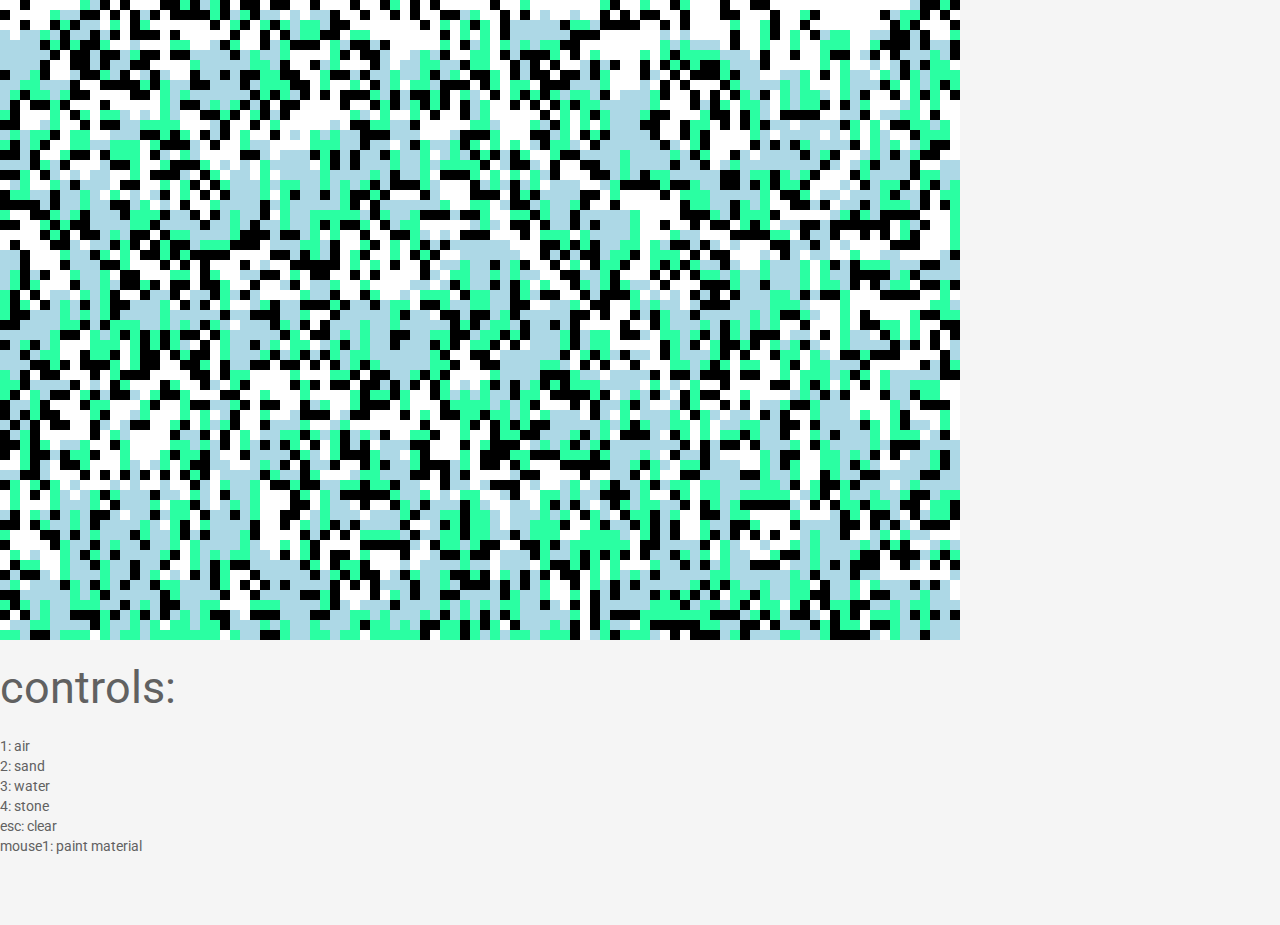
<file: jsgame.html>
<!doctype html>
<!--
  Material Design Lite
  Copyright 2015 Google Inc. All rights reserved.

  Licensed under the Apache License, Version 2.0 (the "License");
  you may not use this file except in compliance with the License.
  You may obtain a copy of the License at

      https://www.apache.org/licenses/LICENSE-2.0

  Unless required by applicable law or agreed to in writing, software
  distributed under the License is distributed on an "AS IS" BASIS,
  WITHOUT WARRANTIES OR CONDITIONS OF ANY KIND, either express or implied.
  See the License for the specific language governing permissions and
  limitations under the License
-->
<html lang="en">
  <head>
    <meta charset="utf-8">
    <meta http-equiv="X-UA-Compatible" content="IE=edge">
    <meta name="description" content="A front-end template that helps you build fast, modern mobile web apps.">
    <meta name="viewport" content="width=device-width, initial-scale=1">
    <title>Alex Wilber's Portfolio</title>

    <!-- Add to homescreen for Chrome on Android -->
    <meta name="mobile-web-app-capable" content="yes">
    <link rel="icon" sizes="192x192" href="images/android-desktop.png">

    <!-- Add to homescreen for Safari on iOS -->
    <meta name="apple-mobile-web-app-capable" content="yes">
    <meta name="apple-mobile-web-app-status-bar-style" content="black">
    <meta name="apple-mobile-web-app-title" content="Material Design Lite">
    <link rel="apple-touch-icon-precomposed" href="images/ios-desktop.png">

    <!-- Tile icon for Win8 (144x144 + tile color) -->
    <meta name="msapplication-TileImage" content="images/touch/ms-touch-icon-144x144-precomposed.png">
    <meta name="msapplication-TileColor" content="#3372DF">

    <link rel="shortcut icon" href="images/favicon.png">

    <!-- SEO: If your mobile URL is different from the desktop URL, add a canonical link to the desktop page https://developers.google.com/webmasters/smartphone-sites/feature-phones -->
    <!--
    <link rel="canonical" href="http://www.example.com/">
    -->

    <link href="https://fonts.googleapis.com/css?family=Roboto:regular,bold,italic,thin,light,bolditalic,black,medium&amp;lang=en" rel="stylesheet">
    <link href="https://fonts.googleapis.com/icon?family=Material+Icons"
      rel="stylesheet">
    <link rel="stylesheet" href="material.min.css">
    <link rel="stylesheet" href="styles.css">
    <link rel="stylesheet" href="https://code.getmdl.io/1.2.1/material.blue-cyan.min.css" />
    <style>
    #view-source {
      position: fixed;
      display: block;
      right: 0;
      bottom: 0;
      margin-right: 40px;
      margin-bottom: 40px;
      z-index: 900;
    }
    </style>
  </head>
  <body class="mdl-demo mdl-color--grey-100 mdl-color-text--grey-700 mdl-base">

      </header>
      <main class="mdl-layout__content">
<center><canvas id="disp", width="960" height="640" onMouseDown="mouseDown()" onMouseUp="mouseUp()" onClick="canvasClick()">
  </canvas></center>
  <script>
  //---Here js code is began to display the context point(water and sand) on the screen.
    var c = document.getElementById("disp");  //Get the display element
    var ctx = c.getContext("2d");       //Get the rendering context (Here rendering context mean the mousepoint setting on the 2d flat.)
    var width = c.width;  //The width is x limit position of context point.
    var height = c.height;  //The width is y limit position of context point.

    var arraySize = (width/10) * (height/10); //The count of the pointers that are able to display on the screen
    var a = new Array();            //This array saves the value of object along the position(along position clicking mouse).
    while(arraySize--) a.push(Math.floor(Math.random()*4)); //Format the array.(Set the default-value.random position of the objects: air, water, sand, stone).
    var pointer = 3;  //The type of point (air, water, sand, stone).
    var ptrX, ptrY; //This is position(x,y) of point that is posible to display.

    var clicking = false; //This is the flag of the statement clicking mouse.true or false;

    c.addEventListener("mouseover", getMouseXY, false); //The state of mouse position.
    c.addEventListener("mousedown", mouseDown, false);  //The state of clicking mouse.
    c.addEventListener("mouseup", mouseUp, false);  //The state of mousebutton1 is up.

    document.onmousemove = getMouseXY;  //The real time of mouse position.

    //---This function is getting the position of real point using position of the Mouse.
    function getMouseXY(e) {
      tempX = event.clientX + document.body.scrollLeft;   //Get the Mouse position x;
      tempY = event.clientY + document.body.scrollTop;  //Get the Mouse position y;
      if (tempX < 0){tempX = 0;}  //The Mouse position x is greater than x-value of Rect in body Rect
      if (tempY < 0){tempY = 0;}  //The Mouse position y is greater than y-value of Rect in body Rect  
      ptrX = tempX; //Get the x-value of Real point(sand and water)
      ptrY = tempY; //Get the x-value of Real point(sand and water)
      return true;  //The value clicking statement is seted as true
    }

    //---To push the value in the array a.
    function canvasClick(){
      var x = Math.floor((event.pageX - c.offsetLeft)/10) //The x-position of Game screen.
      var y = Math.floor((event.pageY - c.offsetTop)/10)  //The y-position of Game screen.
      a[y*(width/10) + x] = pointer;  //To set the value of object in the array a.
    } //To devide by 10 means seting on the rect of the GamePlay screen.

    //---This function is processing the MouseDown.
    //---Here the state of clicking mouse set 'true'.
    function mouseDown(){
      clicking = true;
      setTimeout(drawing, 1);
    }

    //---This function decides the state of unclicking mouse. 
    //---The value is false.
    function mouseUp(){
      clicking = false;
    }
    /*
      Show them http://keycode.info/
    */
    //---The process of the KeyDwon: 49-num2 ... 52-num5, 27-pageup
    document.onkeydown = function(evt) {
        if (evt.keyCode >= 49 && evt.keyCode <= 52) {
            pointer = evt.keyCode - 49; // To decide the kind of the object.
        } else if (evt.keyCode == 27) {  // If you click the  keyboard'PgUP', format the array a.
          for(var y = 0; y < (height/10); y++){ 
          for(var x = 0; x < (width/10); x++){  
            a[y*(width/10) + x] = 0;
          }
        }
        }
    };
    /*
      http://htmlcolorcodes.com/
    */
    //---This function is to display the objects on the screen.
    function drawScreen(arr){
      for(var y = 0; y < (height/10); y++){
        for(var x = 0; x < (width/10); x++){
          //alert(arr[y*(width/10) + x]);
          var color = arr[y*(width/10) + x];
          if(color == 4){
            ctx.fillStyle = "#FF0000"; //stone : 'red'
          } else if(color == 3){
            ctx.fillStyle = "#000000";  //sand : 'black'
          } else if ( color == 2){
            ctx.fillStyle = "#ADD8E6";  //water : 'grey blue'
          } else if ( color == 1){
            ctx.fillStyle = "#2AFFA2";  //air : 'green'
          } else {
            ctx.fillStyle = "#FFFFFF";  //default : 'white'
          }
          ctx.fillRect(x*10,y*10,10,10);  //To display the object.
        }
      }
    }

    //---draw the object.
    //---If the state of clicking mouse is true, continue to draw the object after 10 seconds.
    function drawing() {
      if(clicking){
        //The position of object.
        var x = Math.floor((ptrX - c.offsetLeft)/10)
        var y = Math.floor((ptrY - c.offsetTop)/10)
        a[(y-0)*(width/10) + x] = pointer;  // set the value of the object.
        setTimeout(drawing, 10); 
      }
    }

    //---This function is to draw the new board using the old array a.
    function reCalcCycle(){
      var xind = width/10;
      var yind = height/10;
      var next = new Array(); //This array is the temp-array To decide the value of the object displaying in Next board.
      /*
      Next board and old board is different.(Board meaning is array a and next in code).
      */
      for(var y = 0; y < (yind); y++){
        for(var x = 0; x < (xind); x++){
          if(y != 0){ // y (Y-position is not zero)
             if(a[(y-1)*(xind) + x] == 1 && a[(y-0)*(xind) + x] == 0) {
              //y : vertical and x : horizantal
              //  If The one object of array a is air and the other object (above one) is default, the array next reverse as the array a.
              next[y*(xind) + x] = 1;
              next[(y-1)*(xind) + x] = 0;
            } else if(a[(y-1)*(xind) + x] == 1 && a[(y-0)*(xind) + x] == 2) {

              //y : vertical and x : horizantal
              //  If The one object of array a is air and the other object (above one) is water, the array next reverse as the array a.
              next[y*(xind) + x] = 1;
              next[(y-1)*(xind) + x] = 2;
            } else if(a[(y-1)*(xind) + x] == 2 && a[(y-0)*(xind) + x] == 0) {

              //y : vertical and x : horizantal
              //  If The one object of array a is water and the other object (above one) is default, the array next reverse the array a.
              next[y*(xind) + x] = 2;
              next[(y-1)*(xind) + x] = 0;
            } else {
              //The extra objects is applied to the array next.
              next[y*(xind) + x] = a[(y-0)*(xind) + x];
            }
          } else { //Y-position is zero.
            //The value of the array a is pushed in the field of the array next.( the value of Y-position in a is the value of (Y+1) in next).
            next[y*(xind) + x] = a[(y-0)*(xind) + x];
          }
          if(x > 0 && y < height-1){//When the position clicking mouse is out the rect of game screen.
            //alert("!");
            var choice = ((Math.floor(Math.random() * 100)) %2 == 0);// choice is the remaining 0~100 divided by 2. so the choice is 1 or 0;
            //alert(choice); 0 = !choice, 1 = choice

            //(This is same as above the loop. )
            if(choice && next[(y)*(xind) + x] == 2 && next[(y)*(xind) + x-1] == 0 && a[(y+1)*(xind) + x] != 0){
              next[(y)*(xind) + x] =0;
              next[(y)*(xind) + x-1] =2;
            } else if(!choice && next[(y)*(xind) + x] == 0 && next[(y)*(xind) + x-1] == 2 && a[(y+1)*(xind) + x-1] != 0){
              next[(y)*(xind) + x] =2;
              next[(y)*(xind) + x-1] =0;
            }
          }
        }
      }
      //To set the value of the object in array a ,using the Next Board.
      for(var y = 0; y < (yind); y++){
        for(var x = 0; x < (xind); x++){
          a[y*(xind) + x] = next[y*(xind) + x];
        }
      }
      drawScreen(a);  // Display the object on the screen.
      setTimeout(reCalcCycle, 30); //To display the objects after 30 seconds.
    }
    reCalcCycle();
  </script>
  <h2>controls:</h2>
    1: air<br>
    2: sand<br>
    3: water<br>
    4: stone<br>
    esc: clear<br>
    mouse1: paint material<br>
         <div class="mdl-layout__header-row">
        </div>
        
      </main>
    </div>
    <script src="../../material.min.js"></script>
  </body>
</html>
</file>
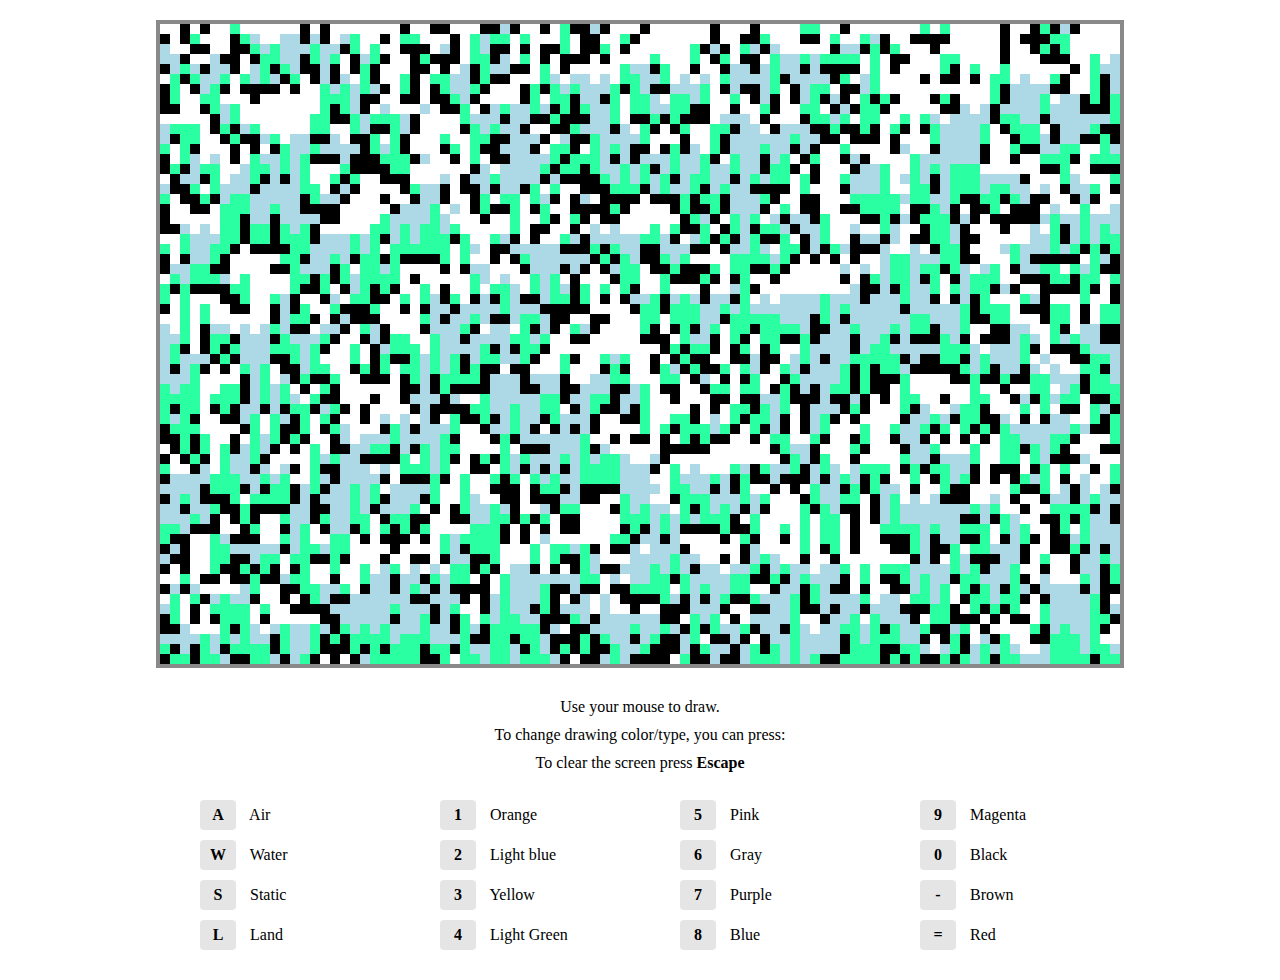
<file: main.html>
<!DOCTYPE html>

<html>
<head>
    <title>Sand Game</title>
    <link rel="stylesheet" type="text/css" href="style.css" />
</head>

<body>
    <canvas id="screen" width="960" height="640"></canvas>

    <div id="guide">
        <p>Use your mouse to draw.</p>

        <p>To change drawing color/type, you can press:</p>

        <p>To clear the screen press <b>Escape</b></p>

        <br/>

        <ul class="keyboard">
            <li><span>A</span> Air</li>
            <li><span>W</span> Water</li>
            <li><span>S</span> Static</li>
            <li><span>L</span> Land</li>
        </ul>

        <ul class="keyboard">
            <li><span>1</span> Orange</li>
            <li><span>2</span> Light blue</li>
            <li><span>3</span> Yellow</li>
            <li><span>4</span> Light Green</li>
        </ul>

        <ul class="keyboard">
            <li><span>5</span> Pink</li>
            <li><span>6</span> Gray</li>
            <li><span>7</span> Purple</li>
            <li><span>8</span> Blue</li>
        </ul>

        <ul class="keyboard">
            <li><span>9</span> Magenta</li>
            <li><span>0</span> Black</li>
            <li><span>-</span> Brown</li>
            <li><span>=</span> Red</li>
        </ul>

        <br class="clear" />
    </div>

    <script type="text/javascript" src="logic.js"></script>
</body>
</html>
</file>
<file: styles.css>
/**
 * Copyright 2015 Google Inc. All Rights Reserved.
 *
 * Licensed under the Apache License, Version 2.0 (the "License");
 * you may not use this file except in compliance with the License.
 * You may obtain a copy of the License at
 *
 *      http://www.apache.org/licenses/LICENSE-2.0
 *
 * Unless required by applicable law or agreed to in writing, software
 * distributed under the License is distributed on an "AS IS" BASIS,
 * WITHOUT WARRANTIES OR CONDITIONS OF ANY KIND, either express or implied.
 * See the License for the specific language governing permissions and
 * limitations under the License.
 */

html, body {
  font-family: 'Roboto', 'Helvetica', sans-serif;
  margin: 0;
  padding: 0;
}
.mdl-demo .mdl-layout__header-row {
  padding-left: 40px;
}
.mdl-demo .mdl-layout.is-small-screen .mdl-layout__header-row h3 {
  font-size: inherit;
}
.mdl-demo .mdl-layout__tab-bar-button {
  display: none;
}
.mdl-demo .mdl-layout.is-small-screen .mdl-layout__tab-bar .mdl-button {
  display: none;
}
.mdl-demo .mdl-layout:not(.is-small-screen) .mdl-layout__tab-bar,
.mdl-demo .mdl-layout:not(.is-small-screen) .mdl-layout__tab-bar-container {
  overflow: visible;
}
.mdl-demo .mdl-layout__tab-bar-container {
  height: 64px;
}
.mdl-demo .mdl-layout__tab-bar {
  padding: m;
  padding-left: 16px;
  box-sizing: border-box;
  height: 100%;
  width: 100%;
}
.mdl-demo .mdl-layout__tab-bar .mdl-layout__tab {
  height: 64px;
  line-height: 64px;
}
.mdl-demo .mdl-layout__tab-bar .mdl-layout__tab.is-active::after {
  background-color: white;
  height: 4px;
}
.mdl-demo main > .mdl-layout__tab-panel {
  padding: 8px;
  padding-top: 48px;
}
.mdl-demo .mdl-card {
  height: auto;
  display: -webkit-box;
  display: -webkit-flex;
  display: -ms-flexbox;
  display: flex;
  -webkit-box-orient: vertical;
  -webkit-box-direction: normal;
  -webkit-flex-direction: column;
      -ms-flex-direction: column;
          flex-direction: column;
  
}

.mdl-demo .mdl-card > * {
  height: auto;

}
.mdl-demo .mdl-card .mdl-card__supporting-text {
  margin: 40px;
  -webkit-box-flex: 1;
  -webkit-flex-grow: 1;
      -ms-flex-positive: 1;
          flex-grow: 1;
  padding: 0;
  color: inherit;
  width: calc(100% - 80px);
}
.mdl-pic1
{
  color: #fff;
  background:
    url('images/ProfPic.png') center no-repeat #46B6AC;
}
.mdl-demo.mdl-demo .mdl-card__supporting-text h4 {
  margin-top: 0;
  margin-bottom: 20px;
}
.mdl-demo .mdl-card__actions {
  margin: 0;
  padding: 4px 40px;
  color: inherit;
}
.mdl-demo .mdl-card__actions a {
  color: #00BCD4;
  margin: 0;
}
.headtext {
  display: inline;
}
.mdl-demo .mdl-card__actions a:hover,
.mdl-demo .mdl-card__actions a:active {
  color: inherit;
  background-color: transparent;
}
.mdl-demo .mdl-card__supporting-text + .mdl-card__actions {
  border-top: 1px solid rgba(0, 0, 0, 0.12);
}
.mdl-demo #add {
  position: absolute;
  right: 40px;
  top: 36px;
  z-index: 999;
}

.mdl-demo .mdl-layout__content section:not(:last-of-type) {
  position: relative;
  margin-bottom: 48px;
}
.mdl-demo section.section--center {
  max-width: 860px;
}
.mdl-demo #features section.section--center {
  max-width: 620px;
}
.mdl-demo section > header{
  display: -webkit-box;
  display: -webkit-flex;
  display: -ms-flexbox;
  display: flex;
  -webkit-box-align: center;
  -webkit-align-items: center;
      -ms-flex-align: center;
          align-items: center;
  -webkit-box-pack: center;
  -webkit-justify-content: center;
      -ms-flex-pack: center;
          justify-content: center;
}
.mdl-demo section > .section__play-btn {
  min-height: 200px;
}
.mdl-demo section > header > .material-icons {
  font-size: 3rem;
}
.mdl-demo section > button {
  position: absolute;
  z-index: 99;
  top: 8px;
  right: 8px;
}
.mdl-demo section .section__circle {
  display: -webkit-box;
  display: -webkit-flex;
  display: -ms-flexbox;
  display: flex;
  -webkit-box-align: center;
  -webkit-align-items: center;
      -ms-flex-align: center;
          align-items: center;
  -webkit-box-pack: start;
  -webkit-justify-content: flex-start;
      -ms-flex-pack: start;
          justify-content: flex-start;
  -webkit-box-flex: 0;
  -webkit-flex-grow: 0;
      -ms-flex-positive: 0;
          flex-grow: 0;
  -webkit-flex-shrink: 1;
      -ms-flex-negative: 1;
          flex-shrink: 1;
}
.mdl-demo section .section__text {
  -webkit-box-flex: 1;
  -webkit-flex-grow: 1;
      -ms-flex-positive: 1;
          flex-grow: 1;
  -webkit-flex-shrink: 0;
      -ms-flex-negative: 0;
          flex-shrink: 0;
  padding-top: 8px;
}
.mdl-demo section .section__text h5 {
  font-size: inherit;
  margin: 0;
  margin-bottom: 0.5em;
}
.mdl-demo section .section__text a {
  text-decoration: none;
}
.mdl-demo section .section__circle-container > .section__circle-container__circle {
  width: 64px;
  height: 64px;
  border-radius: 32px;
  margin: 8px 0;
}
.mdl-demo section .section__circle-container1 > .section__circle-container__circle1 {
  width: 64px;
  height: 64px;
  border-radius: 32px;
  margin: 8px 0;
  background:
    url('images/java_icon.png') center no-repeat #46B6AC ;
}
.mdl-demo section .section__circle-container2 > .section__circle-container__circle2 {
  width: 64px;
  height: 64px;
  border-radius: 32px;
  margin: 8px 0;
  background:
    url('images/ASP_icon.png') center no-repeat #46B6AC ;
}
.mdl-demo section .section__circle-container3 > .section__circle-container__circle3 {
  width: 64px;
  height: 64px;
  border-radius: 32px;
  margin: 8px 0;
  background:
    url('images/php_icon.png') center no-repeat #46B6AC ;
}
.mdl-demo section .section__circle-container4 > .section__circle-container__circle4 {
  width: 64px;
  height: 64px;
  border-radius: 32px;
  margin: 8px 0;
  background:
    url('images/js_icon.png') center no-repeat #46B6AC ;
}
.secondline {
  display: block;
}
.mdl-demo section.section--footer .section__circle--big {
  width: 100px;
  height: 100px;
  border-radius: 50px;
  margin: 8px 32px;
}
.mdl-demo .is-small-screen section.section--footer .section__circle--big {
  width: 50px;
  height: 50px;
  border-radius: 25px;
  margin: 8px 16px;
}
.mdl-demo section.section--footer {
  padding: 64px 0;
  margin: 0 -8px -8px -8px;
}
.mdl-demo section.section--center .section__text:not(:last-child) {
  border-bottom: 1px solid rgba(0,0,0,.13);
}
.mdl-demo .mdl-card .mdl-card__supporting-text > h3:first-child {
  margin-bottom: 24px;
}
.mdl-demo .mdl-layout__tab-panel:not(#overview) {
  background-color: white;
}
.mdl-demo #features section {
  margin-bottom: 72px;
}
.mdl-demo #features h4, #features h5 {
  margin-bottom: 16px;
}
.mdl-demo .toc {
  border-left: 4px solid #C1EEF4;
  margin: 24px;
  padding: 0;
  padding-left: 8px;
  display: -webkit-box;
  display: -webkit-flex;
  display: -ms-flexbox;
  display: flex;
  -webkit-box-orient: vertical;
  -webkit-box-direction: normal;
  -webkit-flex-direction: column;
      -ms-flex-direction: column;
          flex-direction: column;
}
.mdl-demo .toc h4 {
  font-size: 0.9rem;
  margin-top: 0;
}
.mdl-demo .toc a {
  color: #4DD0E1;
  text-decoration: none;
  font-size: 16px;
  line-height: 28px;
  display: block;
}
.mdl-demo .mdl-menu__container {
  z-index: 99;
}
.demo-card-wide.mdl-card {
  width: 512px;
}
.demo-card-wide > .mdl-card__title {
  color: #000;
  height: 176px;
  margin-left:40px;
  margin-right:20px;
  margin-bottom: 24px;
  background: url('images/java_cms.png') center / cover;
  text-align: center;
}
.demo-card-wide > .mdl-card__menu {
  color: #fff;
}
.wide-card.mdl-card {
         width: 512px;
           margin-left:45px;
  margin-right:45px;
  margin-bottom: 20px;
      }
      .square-card.mdl-card {
         width: 256px;
         height: 256px;
      }
          
      .image-card.mdl-card {
         width: 256px;
         height: 256px;   
         background: url('html5-mini-logo.jpg') center / cover;          
      }       
      .image-card-image__filename {
         color: #000;
         font-size: 14px;
         font-weight: bold;
      }
          
          .event-card.mdl-card {
         width: 256px;
         height: 256px;
         background: #3E4EB8;

      }
          .event-card.mdl-card__title1 {
         color: #fff;
         height: 176px;
         background: url('images/java_cms.png') center;
      }
          .event-card.mdl-card__title2 {
         color: #fff;
         height: 176px;
         background: url('images/sandgameprev.png') center;
      }
          .event-card.mdl-card__title3 {
         color: #fff;
         height: 176px;
         background: url('images/laravelelec.png') center;
      }
          .event-card > .mdl-card__actions {
         border-color: rgba(255, 255, 255, 0.2);
         display: flex;
         box-sizing:border-box;
         align-items: center;
         color: #fff;
      }     
      .canvasele {
        border:10px;
      }
</file>
<file: style.css>
* {
    margin: 0px;
    user-select: none;
}

html {
    font-family: Tahoma;
}

p {
    text-align: center;
    margin-bottom: 10px;
}

.clear {
    clear: both;
}

#screen {
    margin: 20px auto 0px auto;
    display: block;
    border: 4px solid #898989;
}

#screen:hover {
    cursor: crosshair;
}

#guide {
    width: 960px;
    padding-top: 30px;
    margin: 0px auto;
}

.keyboard {
    float: left;
    width: 25%;
    margin: 0px;
    box-sizing: border-box;
    list-style: none;
    padding-bottom: 20px;
}

.keyboard li {
    margin-bottom: 10px;
}

.keyboard li span {
    display: inline-block;
    padding: 6px 0px;
    width: 36px;
    text-align: center;
    border-radius: 4px;
    background-color: #e5e5e5;
    font-weight: bold;
    margin-right: 10px;
}
</file>
<file: material.min.css>
@charset "UTF-8";html{color:rgba(0,0,0,.87)}::-moz-selection{background:#b3d4fc;text-shadow:none}::selection{background:#b3d4fc;text-shadow:none}hr{display:block;height:1px;border:0;border-top:1px solid #ccc;margin:1em 0;padding:0}audio,canvas,iframe,img,svg,video{vertical-align:middle}fieldset{border:0;margin:0;padding:0}textarea{resize:vertical}.browserupgrade{margin:.2em 0;background:#ccc;color:#000;padding:.2em 0}.hidden{display:none!important}.visuallyhidden{border:0;clip:rect(0 0 0 0);height:1px;margin:-1px;overflow:hidden;padding:0;position:absolute;width:1px}.visuallyhidden.focusable:active,.visuallyhidden.focusable:focus{clip:auto;height:auto;margin:0;overflow:visible;position:static;width:auto}.invisible{visibility:hidden}.clearfix:before,.clearfix:after{content:" ";display:table}.clearfix:after{clear:both}@media print{*,*:before,*:after,*:first-letter,*:first-line{background:0 0!important;color:#000!important;box-shadow:none!important;text-shadow:none!important}a,a:visited{text-decoration:underline}a[href]:after{content:" (" attr(href)")"}abbr[title]:after{content:" (" attr(title)")"}a[href^="#"]:after,a[href^="javascript:"]:after{content:""}pre,blockquote{border:1px solid #999;page-break-inside:avoid}thead{display:table-header-group}tr,img{page-break-inside:avoid}img{max-width:100%!important}p,h2,h3{orphans:3;widows:3}h2,h3{page-break-after:avoid}}a,.mdl-accordion,.mdl-button,.mdl-card,.mdl-checkbox,.mdl-dropdown-menu,.mdl-icon-toggle,.mdl-item,.mdl-radio,.mdl-slider,.mdl-switch,.mdl-tabs__tab{-webkit-tap-highlight-color:transparent;-webkit-tap-highlight-color:rgba(255,255,255,0)}html{width:100%;height:100%;-ms-touch-action:manipulation;touch-action:manipulation}body{width:100%;min-height:100%;margin:0}main{display:block}*[hidden]{display:none!important}html,body{font-family:"Helvetica","Arial",sans-serif;font-size:14px;font-weight:400;line-height:20px}h1,h2,h3,h4,h5,h6,p{padding:0}h1 small,h2 small,h3 small,h4 small,h5 small,h6 small{font-family:"Roboto","Helvetica","Arial",sans-serif;font-weight:400;line-height:1.35;letter-spacing:-.02em;opacity:.54;font-size:.6em}h1{font-size:56px;line-height:1.35;letter-spacing:-.02em;margin:24px 0}h1,h2{font-family:"Roboto","Helvetica","Arial",sans-serif;font-weight:400}h2{font-size:45px;line-height:48px}h2,h3{margin:24px 0}h3{font-size:34px;line-height:40px}h3,h4{font-family:"Roboto","Helvetica","Arial",sans-serif;font-weight:400}h4{font-size:24px;line-height:32px;-moz-osx-font-smoothing:grayscale;margin:24px 0 16px}h5{font-size:20px;font-weight:500;line-height:1;letter-spacing:.02em}h5,h6{font-family:"Roboto","Helvetica","Arial",sans-serif;margin:24px 0 16px}h6{font-size:16px;letter-spacing:.04em}h6,p{font-weight:400;line-height:24px}p{font-size:14px;letter-spacing:0;margin:0 0 16px}a{color:#ff4081;font-weight:500}blockquote{font-family:"Roboto","Helvetica","Arial",sans-serif;position:relative;font-size:24px;font-weight:300;font-style:italic;line-height:1.35;letter-spacing:.08em}blockquote:before{position:absolute;left:-.5em;content:'“'}blockquote:after{content:'”';margin-left:-.05em}mark{background-color:#f4ff81}dt{font-weight:700}address{font-size:12px;line-height:1;font-style:normal}address,ul,ol{font-weight:400;letter-spacing:0}ul,ol{font-size:14px;line-height:24px}.mdl-typography--display-4,.mdl-typography--display-4-color-contrast{font-family:"Roboto","Helvetica","Arial",sans-serif;font-size:112px;font-weight:300;line-height:1;letter-spacing:-.04em}.mdl-typography--display-4-color-contrast{opacity:.54}.mdl-typography--display-3,.mdl-typography--display-3-color-contrast{font-family:"Roboto","Helvetica","Arial",sans-serif;font-size:56px;font-weight:400;line-height:1.35;letter-spacing:-.02em}.mdl-typography--display-3-color-contrast{opacity:.54}.mdl-typography--display-2,.mdl-typography--display-2-color-contrast{font-family:"Roboto","Helvetica","Arial",sans-serif;font-size:45px;font-weight:400;line-height:48px}.mdl-typography--display-2-color-contrast{opacity:.54}.mdl-typography--display-1,.mdl-typography--display-1-color-contrast{font-family:"Roboto","Helvetica","Arial",sans-serif;font-size:34px;font-weight:400;line-height:40px}.mdl-typography--display-1-color-contrast{opacity:.54}.mdl-typography--headline,.mdl-typography--headline-color-contrast{font-family:"Roboto","Helvetica","Arial",sans-serif;font-size:24px;font-weight:400;line-height:32px;-moz-osx-font-smoothing:grayscale}.mdl-typography--headline-color-contrast{opacity:.87}.mdl-typography--title,.mdl-typography--title-color-contrast{font-family:"Roboto","Helvetica","Arial",sans-serif;font-size:20px;font-weight:500;line-height:1;letter-spacing:.02em}.mdl-typography--title-color-contrast{opacity:.87}.mdl-typography--subhead,.mdl-typography--subhead-color-contrast{font-family:"Roboto","Helvetica","Arial",sans-serif;font-size:16px;font-weight:400;line-height:24px;letter-spacing:.04em}.mdl-typography--subhead-color-contrast{opacity:.87}.mdl-typography--body-2,.mdl-typography--body-2-color-contrast{font-size:14px;font-weight:700;line-height:24px;letter-spacing:0}.mdl-typography--body-2-color-contrast{opacity:.87}.mdl-typography--body-1,.mdl-typography--body-1-color-contrast{font-size:14px;font-weight:400;line-height:24px;letter-spacing:0}.mdl-typography--body-1-color-contrast{opacity:.87}.mdl-typography--body-2-force-preferred-font,.mdl-typography--body-2-force-preferred-font-color-contrast{font-family:"Roboto","Helvetica","Arial",sans-serif;font-size:14px;font-weight:500;line-height:24px;letter-spacing:0}.mdl-typography--body-2-force-preferred-font-color-contrast{opacity:.87}.mdl-typography--body-1-force-preferred-font,.mdl-typography--body-1-force-preferred-font-color-contrast{font-family:"Roboto","Helvetica","Arial",sans-serif;font-size:14px;font-weight:400;line-height:24px;letter-spacing:0}.mdl-typography--body-1-force-preferred-font-color-contrast{opacity:.87}.mdl-typography--caption,.mdl-typography--caption-force-preferred-font{font-size:12px;font-weight:400;line-height:1;letter-spacing:0}.mdl-typography--caption-force-preferred-font{font-family:"Roboto","Helvetica","Arial",sans-serif}.mdl-typography--caption-color-contrast,.mdl-typography--caption-force-preferred-font-color-contrast{font-size:12px;font-weight:400;line-height:1;letter-spacing:0;opacity:.54}.mdl-typography--caption-force-preferred-font-color-contrast,.mdl-typography--menu{font-family:"Roboto","Helvetica","Arial",sans-serif}.mdl-typography--menu{font-size:14px;font-weight:500;line-height:1;letter-spacing:0}.mdl-typography--menu-color-contrast{opacity:.87}.mdl-typography--menu-color-contrast,.mdl-typography--button,.mdl-typography--button-color-contrast{font-family:"Roboto","Helvetica","Arial",sans-serif;font-size:14px;font-weight:500;line-height:1;letter-spacing:0}.mdl-typography--button,.mdl-typography--button-color-contrast{text-transform:uppercase}.mdl-typography--button-color-contrast{opacity:.87}.mdl-typography--text-left{text-align:left}.mdl-typography--text-right{text-align:right}.mdl-typography--text-center{text-align:center}.mdl-typography--text-justify{text-align:justify}.mdl-typography--text-nowrap{white-space:nowrap}.mdl-typography--text-lowercase{text-transform:lowercase}.mdl-typography--text-uppercase{text-transform:uppercase}.mdl-typography--text-capitalize{text-transform:capitalize}.mdl-typography--font-thin{font-weight:200!important}.mdl-typography--font-light{font-weight:300!important}.mdl-typography--font-regular{font-weight:400!important}.mdl-typography--font-medium{font-weight:500!important}.mdl-typography--font-bold{font-weight:700!important}.mdl-typography--font-black{font-weight:900!important}.mdl-color-text--red{color:#f44336 !important}.mdl-color--red{background-color:#f44336 !important}.mdl-color-text--red-50{color:#ffebee !important}.mdl-color--red-50{background-color:#ffebee !important}.mdl-color-text--red-100{color:#ffcdd2 !important}.mdl-color--red-100{background-color:#ffcdd2 !important}.mdl-color-text--red-200{color:#ef9a9a !important}.mdl-color--red-200{background-color:#ef9a9a !important}.mdl-color-text--red-300{color:#e57373 !important}.mdl-color--red-300{background-color:#e57373 !important}.mdl-color-text--red-400{color:#ef5350 !important}.mdl-color--red-400{background-color:#ef5350 !important}.mdl-color-text--red-500{color:#f44336 !important}.mdl-color--red-500{background-color:#f44336 !important}.mdl-color-text--red-600{color:#e53935 !important}.mdl-color--red-600{background-color:#e53935 !important}.mdl-color-text--red-700{color:#d32f2f !important}.mdl-color--red-700{background-color:#d32f2f !important}.mdl-color-text--red-800{color:#c62828 !important}.mdl-color--red-800{background-color:#c62828 !important}.mdl-color-text--red-900{color:#b71c1c !important}.mdl-color--red-900{background-color:#b71c1c !important}.mdl-color-text--red-A100{color:#ff8a80 !important}.mdl-color--red-A100{background-color:#ff8a80 !important}.mdl-color-text--red-A200{color:#ff5252 !important}.mdl-color--red-A200{background-color:#ff5252 !important}.mdl-color-text--red-A400{color:#ff1744 !important}.mdl-color--red-A400{background-color:#ff1744 !important}.mdl-color-text--red-A700{color:#d50000 !important}.mdl-color--red-A700{background-color:#d50000 !important}.mdl-color-text--pink{color:#e91e63 !important}.mdl-color--pink{background-color:#e91e63 !important}.mdl-color-text--pink-50{color:#fce4ec !important}.mdl-color--pink-50{background-color:#fce4ec !important}.mdl-color-text--pink-100{color:#f8bbd0 !important}.mdl-color--pink-100{background-color:#f8bbd0 !important}.mdl-color-text--pink-200{color:#f48fb1 !important}.mdl-color--pink-200{background-color:#f48fb1 !important}.mdl-color-text--pink-300{color:#f06292 !important}.mdl-color--pink-300{background-color:#f06292 !important}.mdl-color-text--pink-400{color:#ec407a !important}.mdl-color--pink-400{background-color:#ec407a !important}.mdl-color-text--pink-500{color:#e91e63 !important}.mdl-color--pink-500{background-color:#e91e63 !important}.mdl-color-text--pink-600{color:#d81b60 !important}.mdl-color--pink-600{background-color:#d81b60 !important}.mdl-color-text--pink-700{color:#c2185b !important}.mdl-color--pink-700{background-color:#c2185b !important}.mdl-color-text--pink-800{color:#ad1457 !important}.mdl-color--pink-800{background-color:#ad1457 !important}.mdl-color-text--pink-900{color:#880e4f !important}.mdl-color--pink-900{background-color:#880e4f !important}.mdl-color-text--pink-A100{color:#ff80ab !important}.mdl-color--pink-A100{background-color:#ff80ab !important}.mdl-color-text--pink-A200{color:#ff4081 !important}.mdl-color--pink-A200{background-color:#ff4081 !important}.mdl-color-text--pink-A400{color:#f50057 !important}.mdl-color--pink-A400{background-color:#f50057 !important}.mdl-color-text--pink-A700{color:#c51162 !important}.mdl-color--pink-A700{background-color:#c51162 !important}.mdl-color-text--purple{color:#9c27b0 !important}.mdl-color--purple{background-color:#9c27b0 !important}.mdl-color-text--purple-50{color:#f3e5f5 !important}.mdl-color--purple-50{background-color:#f3e5f5 !important}.mdl-color-text--purple-100{color:#e1bee7 !important}.mdl-color--purple-100{background-color:#e1bee7 !important}.mdl-color-text--purple-200{color:#ce93d8 !important}.mdl-color--purple-200{background-color:#ce93d8 !important}.mdl-color-text--purple-300{color:#ba68c8 !important}.mdl-color--purple-300{background-color:#ba68c8 !important}.mdl-color-text--purple-400{color:#ab47bc !important}.mdl-color--purple-400{background-color:#ab47bc !important}.mdl-color-text--purple-500{color:#9c27b0 !important}.mdl-color--purple-500{background-color:#9c27b0 !important}.mdl-color-text--purple-600{color:#8e24aa !important}.mdl-color--purple-600{background-color:#8e24aa !important}.mdl-color-text--purple-700{color:#7b1fa2 !important}.mdl-color--purple-700{background-color:#7b1fa2 !important}.mdl-color-text--purple-800{color:#6a1b9a !important}.mdl-color--purple-800{background-color:#6a1b9a !important}.mdl-color-text--purple-900{color:#4a148c !important}.mdl-color--purple-900{background-color:#4a148c !important}.mdl-color-text--purple-A100{color:#ea80fc !important}.mdl-color--purple-A100{background-color:#ea80fc !important}.mdl-color-text--purple-A200{color:#e040fb !important}.mdl-color--purple-A200{background-color:#e040fb !important}.mdl-color-text--purple-A400{color:#d500f9 !important}.mdl-color--purple-A400{background-color:#d500f9 !important}.mdl-color-text--purple-A700{color:#a0f !important}.mdl-color--purple-A700{background-color:#a0f !important}.mdl-color-text--deep-purple{color:#673ab7 !important}.mdl-color--deep-purple{background-color:#673ab7 !important}.mdl-color-text--deep-purple-50{color:#ede7f6 !important}.mdl-color--deep-purple-50{background-color:#ede7f6 !important}.mdl-color-text--deep-purple-100{color:#d1c4e9 !important}.mdl-color--deep-purple-100{background-color:#d1c4e9 !important}.mdl-color-text--deep-purple-200{color:#b39ddb !important}.mdl-color--deep-purple-200{background-color:#b39ddb !important}.mdl-color-text--deep-purple-300{color:#9575cd !important}.mdl-color--deep-purple-300{background-color:#9575cd !important}.mdl-color-text--deep-purple-400{color:#7e57c2 !important}.mdl-color--deep-purple-400{background-color:#7e57c2 !important}.mdl-color-text--deep-purple-500{color:#673ab7 !important}.mdl-color--deep-purple-500{background-color:#673ab7 !important}.mdl-color-text--deep-purple-600{color:#5e35b1 !important}.mdl-color--deep-purple-600{background-color:#5e35b1 !important}.mdl-color-text--deep-purple-700{color:#512da8 !important}.mdl-color--deep-purple-700{background-color:#512da8 !important}.mdl-color-text--deep-purple-800{color:#4527a0 !important}.mdl-color--deep-purple-800{background-color:#4527a0 !important}.mdl-color-text--deep-purple-900{color:#311b92 !important}.mdl-color--deep-purple-900{background-color:#311b92 !important}.mdl-color-text--deep-purple-A100{color:#b388ff !important}.mdl-color--deep-purple-A100{background-color:#b388ff !important}.mdl-color-text--deep-purple-A200{color:#7c4dff !important}.mdl-color--deep-purple-A200{background-color:#7c4dff !important}.mdl-color-text--deep-purple-A400{color:#651fff !important}.mdl-color--deep-purple-A400{background-color:#651fff !important}.mdl-color-text--deep-purple-A700{color:#6200ea !important}.mdl-color--deep-purple-A700{background-color:#6200ea !important}.mdl-color-text--indigo{color:#3f51b5 !important}.mdl-color--indigo{background-color:#3f51b5 !important}.mdl-color-text--indigo-50{color:#e8eaf6 !important}.mdl-color--indigo-50{background-color:#e8eaf6 !important}.mdl-color-text--indigo-100{color:#c5cae9 !important}.mdl-color--indigo-100{background-color:#c5cae9 !important}.mdl-color-text--indigo-200{color:#9fa8da !important}.mdl-color--indigo-200{background-color:#9fa8da !important}.mdl-color-text--indigo-300{color:#7986cb !important}.mdl-color--indigo-300{background-color:#7986cb !important}.mdl-color-text--indigo-400{color:#5c6bc0 !important}.mdl-color--indigo-400{background-color:#5c6bc0 !important}.mdl-color-text--indigo-500{color:#3f51b5 !important}.mdl-color--indigo-500{background-color:#3f51b5 !important}.mdl-color-text--indigo-600{color:#3949ab !important}.mdl-color--indigo-600{background-color:#3949ab !important}.mdl-color-text--indigo-700{color:#303f9f !important}.mdl-color--indigo-700{background-color:#303f9f !important}.mdl-color-text--indigo-800{color:#283593 !important}.mdl-color--indigo-800{background-color:#283593 !important}.mdl-color-text--indigo-900{color:#1a237e !important}.mdl-color--indigo-900{background-color:#1a237e !important}.mdl-color-text--indigo-A100{color:#8c9eff !important}.mdl-color--indigo-A100{background-color:#8c9eff !important}.mdl-color-text--indigo-A200{color:#536dfe !important}.mdl-color--indigo-A200{background-color:#536dfe !important}.mdl-color-text--indigo-A400{color:#3d5afe !important}.mdl-color--indigo-A400{background-color:#3d5afe !important}.mdl-color-text--indigo-A700{color:#304ffe !important}.mdl-color--indigo-A700{background-color:#304ffe !important}.mdl-color-text--blue{color:#2196f3 !important}.mdl-color--blue{background-color:#2196f3 !important}.mdl-color-text--blue-50{color:#e3f2fd !important}.mdl-color--blue-50{background-color:#e3f2fd !important}.mdl-color-text--blue-100{color:#bbdefb !important}.mdl-color--blue-100{background-color:#bbdefb !important}.mdl-color-text--blue-200{color:#90caf9 !important}.mdl-color--blue-200{background-color:#90caf9 !important}.mdl-color-text--blue-300{color:#64b5f6 !important}.mdl-color--blue-300{background-color:#64b5f6 !important}.mdl-color-text--blue-400{color:#42a5f5 !important}.mdl-color--blue-400{background-color:#42a5f5 !important}.mdl-color-text--blue-500{color:#2196f3 !important}.mdl-color--blue-500{background-color:#2196f3 !important}.mdl-color-text--blue-600{color:#1e88e5 !important}.mdl-color--blue-600{background-color:#1e88e5 !important}.mdl-color-text--blue-700{color:#1976d2 !important}.mdl-color--blue-700{background-color:#1976d2 !important}.mdl-color-text--blue-800{color:#1565c0 !important}.mdl-color--blue-800{background-color:#1565c0 !important}.mdl-color-text--blue-900{color:#0d47a1 !important}.mdl-color--blue-900{background-color:#0d47a1 !important}.mdl-color-text--blue-A100{color:#82b1ff !important}.mdl-color--blue-A100{background-color:#82b1ff !important}.mdl-color-text--blue-A200{color:#448aff !important}.mdl-color--blue-A200{background-color:#448aff !important}.mdl-color-text--blue-A400{color:#2979ff !important}.mdl-color--blue-A400{background-color:#2979ff !important}.mdl-color-text--blue-A700{color:#2962ff !important}.mdl-color--blue-A700{background-color:#2962ff !important}.mdl-color-text--light-blue{color:#03a9f4 !important}.mdl-color--light-blue{background-color:#03a9f4 !important}.mdl-color-text--light-blue-50{color:#e1f5fe !important}.mdl-color--light-blue-50{background-color:#e1f5fe !important}.mdl-color-text--light-blue-100{color:#b3e5fc !important}.mdl-color--light-blue-100{background-color:#b3e5fc !important}.mdl-color-text--light-blue-200{color:#81d4fa !important}.mdl-color--light-blue-200{background-color:#81d4fa !important}.mdl-color-text--light-blue-300{color:#4fc3f7 !important}.mdl-color--light-blue-300{background-color:#4fc3f7 !important}.mdl-color-text--light-blue-400{color:#29b6f6 !important}.mdl-color--light-blue-400{background-color:#29b6f6 !important}.mdl-color-text--light-blue-500{color:#03a9f4 !important}.mdl-color--light-blue-500{background-color:#03a9f4 !important}.mdl-color-text--light-blue-600{color:#039be5 !important}.mdl-color--light-blue-600{background-color:#039be5 !important}.mdl-color-text--light-blue-700{color:#0288d1 !important}.mdl-color--light-blue-700{background-color:#0288d1 !important}.mdl-color-text--light-blue-800{color:#0277bd !important}.mdl-color--light-blue-800{background-color:#0277bd !important}.mdl-color-text--light-blue-900{color:#01579b !important}.mdl-color--light-blue-900{background-color:#01579b !important}.mdl-color-text--light-blue-A100{color:#80d8ff !important}.mdl-color--light-blue-A100{background-color:#80d8ff !important}.mdl-color-text--light-blue-A200{color:#40c4ff !important}.mdl-color--light-blue-A200{background-color:#40c4ff !important}.mdl-color-text--light-blue-A400{color:#00b0ff !important}.mdl-color--light-blue-A400{background-color:#00b0ff !important}.mdl-color-text--light-blue-A700{color:#0091ea !important}.mdl-color--light-blue-A700{background-color:#0091ea !important}.mdl-color-text--cyan{color:#00bcd4 !important}.mdl-color--cyan{background-color:#00bcd4 !important}.mdl-color-text--cyan-50{color:#e0f7fa !important}.mdl-color--cyan-50{background-color:#e0f7fa !important}.mdl-color-text--cyan-100{color:#b2ebf2 !important}.mdl-color--cyan-100{background-color:#b2ebf2 !important}.mdl-color-text--cyan-200{color:#80deea !important}.mdl-color--cyan-200{background-color:#80deea !important}.mdl-color-text--cyan-300{color:#4dd0e1 !important}.mdl-color--cyan-300{background-color:#4dd0e1 !important}.mdl-color-text--cyan-400{color:#26c6da !important}.mdl-color--cyan-400{background-color:#26c6da !important}.mdl-color-text--cyan-500{color:#00bcd4 !important}.mdl-color--cyan-500{background-color:#00bcd4 !important}.mdl-color-text--cyan-600{color:#00acc1 !important}.mdl-color--cyan-600{background-color:#00acc1 !important}.mdl-color-text--cyan-700{color:#0097a7 !important}.mdl-color--cyan-700{background-color:#0097a7 !important}.mdl-color-text--cyan-800{color:#00838f !important}.mdl-color--cyan-800{background-color:#00838f !important}.mdl-color-text--cyan-900{color:#006064 !important}.mdl-color--cyan-900{background-color:#006064 !important}.mdl-color-text--cyan-A100{color:#84ffff !important}.mdl-color--cyan-A100{background-color:#84ffff !important}.mdl-color-text--cyan-A200{color:#18ffff !important}.mdl-color--cyan-A200{background-color:#18ffff !important}.mdl-color-text--cyan-A400{color:#00e5ff !important}.mdl-color--cyan-A400{background-color:#00e5ff !important}.mdl-color-text--cyan-A700{color:#00b8d4 !important}.mdl-color--cyan-A700{background-color:#00b8d4 !important}.mdl-color-text--teal{color:#009688 !important}.mdl-color--teal{background-color:#009688 !important}.mdl-color-text--teal-50{color:#e0f2f1 !important}.mdl-color--teal-50{background-color:#e0f2f1 !important}.mdl-color-text--teal-100{color:#b2dfdb !important}.mdl-color--teal-100{background-color:#b2dfdb !important}.mdl-color-text--teal-200{color:#80cbc4 !important}.mdl-color--teal-200{background-color:#80cbc4 !important}.mdl-color-text--teal-300{color:#4db6ac !important}.mdl-color--teal-300{background-color:#4db6ac !important}.mdl-color-text--teal-400{color:#26a69a !important}.mdl-color--teal-400{background-color:#26a69a !important}.mdl-color-text--teal-500{color:#009688 !important}.mdl-color--teal-500{background-color:#009688 !important}.mdl-color-text--teal-600{color:#00897b !important}.mdl-color--teal-600{background-color:#00897b !important}.mdl-color-text--teal-700{color:#00796b !important}.mdl-color--teal-700{background-color:#00796b !important}.mdl-color-text--teal-800{color:#00695c !important}.mdl-color--teal-800{background-color:#00695c !important}.mdl-color-text--teal-900{color:#004d40 !important}.mdl-color--teal-900{background-color:#004d40 !important}.mdl-color-text--teal-A100{color:#a7ffeb !important}.mdl-color--teal-A100{background-color:#a7ffeb !important}.mdl-color-text--teal-A200{color:#64ffda !important}.mdl-color--teal-A200{background-color:#64ffda !important}.mdl-color-text--teal-A400{color:#1de9b6 !important}.mdl-color--teal-A400{background-color:#1de9b6 !important}.mdl-color-text--teal-A700{color:#00bfa5 !important}.mdl-color--teal-A700{background-color:#00bfa5 !important}.mdl-color-text--green{color:#4caf50 !important}.mdl-color--green{background-color:#4caf50 !important}.mdl-color-text--green-50{color:#e8f5e9 !important}.mdl-color--green-50{background-color:#e8f5e9 !important}.mdl-color-text--green-100{color:#c8e6c9 !important}.mdl-color--green-100{background-color:#c8e6c9 !important}.mdl-color-text--green-200{color:#a5d6a7 !important}.mdl-color--green-200{background-color:#a5d6a7 !important}.mdl-color-text--green-300{color:#81c784 !important}.mdl-color--green-300{background-color:#81c784 !important}.mdl-color-text--green-400{color:#66bb6a !important}.mdl-color--green-400{background-color:#66bb6a !important}.mdl-color-text--green-500{color:#4caf50 !important}.mdl-color--green-500{background-color:#4caf50 !important}.mdl-color-text--green-600{color:#43a047 !important}.mdl-color--green-600{background-color:#43a047 !important}.mdl-color-text--green-700{color:#388e3c !important}.mdl-color--green-700{background-color:#388e3c !important}.mdl-color-text--green-800{color:#2e7d32 !important}.mdl-color--green-800{background-color:#2e7d32 !important}.mdl-color-text--green-900{color:#1b5e20 !important}.mdl-color--green-900{background-color:#1b5e20 !important}.mdl-color-text--green-A100{color:#b9f6ca !important}.mdl-color--green-A100{background-color:#b9f6ca !important}.mdl-color-text--green-A200{color:#69f0ae !important}.mdl-color--green-A200{background-color:#69f0ae !important}.mdl-color-text--green-A400{color:#00e676 !important}.mdl-color--green-A400{background-color:#00e676 !important}.mdl-color-text--green-A700{color:#00c853 !important}.mdl-color--green-A700{background-color:#00c853 !important}.mdl-color-text--light-green{color:#8bc34a !important}.mdl-color--light-green{background-color:#8bc34a !important}.mdl-color-text--light-green-50{color:#f1f8e9 !important}.mdl-color--light-green-50{background-color:#f1f8e9 !important}.mdl-color-text--light-green-100{color:#dcedc8 !important}.mdl-color--light-green-100{background-color:#dcedc8 !important}.mdl-color-text--light-green-200{color:#c5e1a5 !important}.mdl-color--light-green-200{background-color:#c5e1a5 !important}.mdl-color-text--light-green-300{color:#aed581 !important}.mdl-color--light-green-300{background-color:#aed581 !important}.mdl-color-text--light-green-400{color:#9ccc65 !important}.mdl-color--light-green-400{background-color:#9ccc65 !important}.mdl-color-text--light-green-500{color:#8bc34a !important}.mdl-color--light-green-500{background-color:#8bc34a !important}.mdl-color-text--light-green-600{color:#7cb342 !important}.mdl-color--light-green-600{background-color:#7cb342 !important}.mdl-color-text--light-green-700{color:#689f38 !important}.mdl-color--light-green-700{background-color:#689f38 !important}.mdl-color-text--light-green-800{color:#558b2f !important}.mdl-color--light-green-800{background-color:#558b2f !important}.mdl-color-text--light-green-900{color:#33691e !important}.mdl-color--light-green-900{background-color:#33691e !important}.mdl-color-text--light-green-A100{color:#ccff90 !important}.mdl-color--light-green-A100{background-color:#ccff90 !important}.mdl-color-text--light-green-A200{color:#b2ff59 !important}.mdl-color--light-green-A200{background-color:#b2ff59 !important}.mdl-color-text--light-green-A400{color:#76ff03 !important}.mdl-color--light-green-A400{background-color:#76ff03 !important}.mdl-color-text--light-green-A700{color:#64dd17 !important}.mdl-color--light-green-A700{background-color:#64dd17 !important}.mdl-color-text--lime{color:#cddc39 !important}.mdl-color--lime{background-color:#cddc39 !important}.mdl-color-text--lime-50{color:#f9fbe7 !important}.mdl-color--lime-50{background-color:#f9fbe7 !important}.mdl-color-text--lime-100{color:#f0f4c3 !important}.mdl-color--lime-100{background-color:#f0f4c3 !important}.mdl-color-text--lime-200{color:#e6ee9c !important}.mdl-color--lime-200{background-color:#e6ee9c !important}.mdl-color-text--lime-300{color:#dce775 !important}.mdl-color--lime-300{background-color:#dce775 !important}.mdl-color-text--lime-400{color:#d4e157 !important}.mdl-color--lime-400{background-color:#d4e157 !important}.mdl-color-text--lime-500{color:#cddc39 !important}.mdl-color--lime-500{background-color:#cddc39 !important}.mdl-color-text--lime-600{color:#c0ca33 !important}.mdl-color--lime-600{background-color:#c0ca33 !important}.mdl-color-text--lime-700{color:#afb42b !important}.mdl-color--lime-700{background-color:#afb42b !important}.mdl-color-text--lime-800{color:#9e9d24 !important}.mdl-color--lime-800{background-color:#9e9d24 !important}.mdl-color-text--lime-900{color:#827717 !important}.mdl-color--lime-900{background-color:#827717 !important}.mdl-color-text--lime-A100{color:#f4ff81 !important}.mdl-color--lime-A100{background-color:#f4ff81 !important}.mdl-color-text--lime-A200{color:#eeff41 !important}.mdl-color--lime-A200{background-color:#eeff41 !important}.mdl-color-text--lime-A400{color:#c6ff00 !important}.mdl-color--lime-A400{background-color:#c6ff00 !important}.mdl-color-text--lime-A700{color:#aeea00 !important}.mdl-color--lime-A700{background-color:#aeea00 !important}.mdl-color-text--yellow{color:#ffeb3b !important}.mdl-color--yellow{background-color:#ffeb3b !important}.mdl-color-text--yellow-50{color:#fffde7 !important}.mdl-color--yellow-50{background-color:#fffde7 !important}.mdl-color-text--yellow-100{color:#fff9c4 !important}.mdl-color--yellow-100{background-color:#fff9c4 !important}.mdl-color-text--yellow-200{color:#fff59d !important}.mdl-color--yellow-200{background-color:#fff59d !important}.mdl-color-text--yellow-300{color:#fff176 !important}.mdl-color--yellow-300{background-color:#fff176 !important}.mdl-color-text--yellow-400{color:#ffee58 !important}.mdl-color--yellow-400{background-color:#ffee58 !important}.mdl-color-text--yellow-500{color:#ffeb3b !important}.mdl-color--yellow-500{background-color:#ffeb3b !important}.mdl-color-text--yellow-600{color:#fdd835 !important}.mdl-color--yellow-600{background-color:#fdd835 !important}.mdl-color-text--yellow-700{color:#fbc02d !important}.mdl-color--yellow-700{background-color:#fbc02d !important}.mdl-color-text--yellow-800{color:#f9a825 !important}.mdl-color--yellow-800{background-color:#f9a825 !important}.mdl-color-text--yellow-900{color:#f57f17 !important}.mdl-color--yellow-900{background-color:#f57f17 !important}.mdl-color-text--yellow-A100{color:#ffff8d !important}.mdl-color--yellow-A100{background-color:#ffff8d !important}.mdl-color-text--yellow-A200{color:#ff0 !important}.mdl-color--yellow-A200{background-color:#ff0 !important}.mdl-color-text--yellow-A400{color:#ffea00 !important}.mdl-color--yellow-A400{background-color:#ffea00 !important}.mdl-color-text--yellow-A700{color:#ffd600 !important}.mdl-color--yellow-A700{background-color:#ffd600 !important}.mdl-color-text--amber{color:#ffc107 !important}.mdl-color--amber{background-color:#ffc107 !important}.mdl-color-text--amber-50{color:#fff8e1 !important}.mdl-color--amber-50{background-color:#fff8e1 !important}.mdl-color-text--amber-100{color:#ffecb3 !important}.mdl-color--amber-100{background-color:#ffecb3 !important}.mdl-color-text--amber-200{color:#ffe082 !important}.mdl-color--amber-200{background-color:#ffe082 !important}.mdl-color-text--amber-300{color:#ffd54f !important}.mdl-color--amber-300{background-color:#ffd54f !important}.mdl-color-text--amber-400{color:#ffca28 !important}.mdl-color--amber-400{background-color:#ffca28 !important}.mdl-color-text--amber-500{color:#ffc107 !important}.mdl-color--amber-500{background-color:#ffc107 !important}.mdl-color-text--amber-600{color:#ffb300 !important}.mdl-color--amber-600{background-color:#ffb300 !important}.mdl-color-text--amber-700{color:#ffa000 !important}.mdl-color--amber-700{background-color:#ffa000 !important}.mdl-color-text--amber-800{color:#ff8f00 !important}.mdl-color--amber-800{background-color:#ff8f00 !important}.mdl-color-text--amber-900{color:#ff6f00 !important}.mdl-color--amber-900{background-color:#ff6f00 !important}.mdl-color-text--amber-A100{color:#ffe57f !important}.mdl-color--amber-A100{background-color:#ffe57f !important}.mdl-color-text--amber-A200{color:#ffd740 !important}.mdl-color--amber-A200{background-color:#ffd740 !important}.mdl-color-text--amber-A400{color:#ffc400 !important}.mdl-color--amber-A400{background-color:#ffc400 !important}.mdl-color-text--amber-A700{color:#ffab00 !important}.mdl-color--amber-A700{background-color:#ffab00 !important}.mdl-color-text--orange{color:#ff9800 !important}.mdl-color--orange{background-color:#ff9800 !important}.mdl-color-text--orange-50{color:#fff3e0 !important}.mdl-color--orange-50{background-color:#fff3e0 !important}.mdl-color-text--orange-100{color:#ffe0b2 !important}.mdl-color--orange-100{background-color:#ffe0b2 !important}.mdl-color-text--orange-200{color:#ffcc80 !important}.mdl-color--orange-200{background-color:#ffcc80 !important}.mdl-color-text--orange-300{color:#ffb74d !important}.mdl-color--orange-300{background-color:#ffb74d !important}.mdl-color-text--orange-400{color:#ffa726 !important}.mdl-color--orange-400{background-color:#ffa726 !important}.mdl-color-text--orange-500{color:#ff9800 !important}.mdl-color--orange-500{background-color:#ff9800 !important}.mdl-color-text--orange-600{color:#fb8c00 !important}.mdl-color--orange-600{background-color:#fb8c00 !important}.mdl-color-text--orange-700{color:#f57c00 !important}.mdl-color--orange-700{background-color:#f57c00 !important}.mdl-color-text--orange-800{color:#ef6c00 !important}.mdl-color--orange-800{background-color:#ef6c00 !important}.mdl-color-text--orange-900{color:#e65100 !important}.mdl-color--orange-900{background-color:#e65100 !important}.mdl-color-text--orange-A100{color:#ffd180 !important}.mdl-color--orange-A100{background-color:#ffd180 !important}.mdl-color-text--orange-A200{color:#ffab40 !important}.mdl-color--orange-A200{background-color:#ffab40 !important}.mdl-color-text--orange-A400{color:#ff9100 !important}.mdl-color--orange-A400{background-color:#ff9100 !important}.mdl-color-text--orange-A700{color:#ff6d00 !important}.mdl-color--orange-A700{background-color:#ff6d00 !important}.mdl-color-text--deep-orange{color:#ff5722 !important}.mdl-color--deep-orange{background-color:#ff5722 !important}.mdl-color-text--deep-orange-50{color:#fbe9e7 !important}.mdl-color--deep-orange-50{background-color:#fbe9e7 !important}.mdl-color-text--deep-orange-100{color:#ffccbc !important}.mdl-color--deep-orange-100{background-color:#ffccbc !important}.mdl-color-text--deep-orange-200{color:#ffab91 !important}.mdl-color--deep-orange-200{background-color:#ffab91 !important}.mdl-color-text--deep-orange-300{color:#ff8a65 !important}.mdl-color--deep-orange-300{background-color:#ff8a65 !important}.mdl-color-text--deep-orange-400{color:#ff7043 !important}.mdl-color--deep-orange-400{background-color:#ff7043 !important}.mdl-color-text--deep-orange-500{color:#ff5722 !important}.mdl-color--deep-orange-500{background-color:#ff5722 !important}.mdl-color-text--deep-orange-600{color:#f4511e !important}.mdl-color--deep-orange-600{background-color:#f4511e !important}.mdl-color-text--deep-orange-700{color:#e64a19 !important}.mdl-color--deep-orange-700{background-color:#e64a19 !important}.mdl-color-text--deep-orange-800{color:#d84315 !important}.mdl-color--deep-orange-800{background-color:#d84315 !important}.mdl-color-text--deep-orange-900{color:#bf360c !important}.mdl-color--deep-orange-900{background-color:#bf360c !important}.mdl-color-text--deep-orange-A100{color:#ff9e80 !important}.mdl-color--deep-orange-A100{background-color:#ff9e80 !important}.mdl-color-text--deep-orange-A200{color:#ff6e40 !important}.mdl-color--deep-orange-A200{background-color:#ff6e40 !important}.mdl-color-text--deep-orange-A400{color:#ff3d00 !important}.mdl-color--deep-orange-A400{background-color:#ff3d00 !important}.mdl-color-text--deep-orange-A700{color:#dd2c00 !important}.mdl-color--deep-orange-A700{background-color:#dd2c00 !important}.mdl-color-text--brown{color:#795548 !important}.mdl-color--brown{background-color:#795548 !important}.mdl-color-text--brown-50{color:#efebe9 !important}.mdl-color--brown-50{background-color:#efebe9 !important}.mdl-color-text--brown-100{color:#d7ccc8 !important}.mdl-color--brown-100{background-color:#d7ccc8 !important}.mdl-color-text--brown-200{color:#bcaaa4 !important}.mdl-color--brown-200{background-color:#bcaaa4 !important}.mdl-color-text--brown-300{color:#a1887f !important}.mdl-color--brown-300{background-color:#a1887f !important}.mdl-color-text--brown-400{color:#8d6e63 !important}.mdl-color--brown-400{background-color:#8d6e63 !important}.mdl-color-text--brown-500{color:#795548 !important}.mdl-color--brown-500{background-color:#795548 !important}.mdl-color-text--brown-600{color:#6d4c41 !important}.mdl-color--brown-600{background-color:#6d4c41 !important}.mdl-color-text--brown-700{color:#5d4037 !important}.mdl-color--brown-700{background-color:#5d4037 !important}.mdl-color-text--brown-800{color:#4e342e !important}.mdl-color--brown-800{background-color:#4e342e !important}.mdl-color-text--brown-900{color:#3e2723 !important}.mdl-color--brown-900{background-color:#3e2723 !important}.mdl-color-text--grey{color:#9e9e9e !important}.mdl-color--grey{background-color:#9e9e9e !important}.mdl-color-text--grey-50{color:#fafafa !important}.mdl-color--grey-50{background-color:#fafafa !important}.mdl-color-text--grey-100{color:#f5f5f5 !important}.mdl-color--grey-100{background-color:#f5f5f5 !important}.mdl-color-text--grey-200{color:#eee !important}.mdl-color--grey-200{background-color:#eee !important}.mdl-color-text--grey-300{color:#e0e0e0 !important}.mdl-color--grey-300{background-color:#e0e0e0 !important}.mdl-color-text--grey-400{color:#bdbdbd !important}.mdl-color--grey-400{background-color:#bdbdbd !important}.mdl-color-text--grey-500{color:#9e9e9e !important}.mdl-color--grey-500{background-color:#9e9e9e !important}.mdl-color-text--grey-600{color:#757575 !important}.mdl-color--grey-600{background-color:#757575 !important}.mdl-color-text--grey-700{color:#616161 !important}.mdl-color--grey-700{background-color:#616161 !important}.mdl-color-text--grey-800{color:#424242 !important}.mdl-color--grey-800{background-color:#424242 !important}.mdl-color-text--grey-900{color:#212121 !important}.mdl-color--grey-900{background-color:#212121 !important}.mdl-color-text--blue-grey{color:#607d8b !important}.mdl-color--blue-grey{background-color:#607d8b !important}.mdl-color-text--blue-grey-50{color:#eceff1 !important}.mdl-color--blue-grey-50{background-color:#eceff1 !important}.mdl-color-text--blue-grey-100{color:#cfd8dc !important}.mdl-color--blue-grey-100{background-color:#cfd8dc !important}.mdl-color-text--blue-grey-200{color:#b0bec5 !important}.mdl-color--blue-grey-200{background-color:#b0bec5 !important}.mdl-color-text--blue-grey-300{color:#90a4ae !important}.mdl-color--blue-grey-300{background-color:#90a4ae !important}.mdl-color-text--blue-grey-400{color:#78909c !important}.mdl-color--blue-grey-400{background-color:#78909c !important}.mdl-color-text--blue-grey-500{color:#607d8b !important}.mdl-color--blue-grey-500{background-color:#607d8b !important}.mdl-color-text--blue-grey-600{color:#546e7a !important}.mdl-color--blue-grey-600{background-color:#546e7a !important}.mdl-color-text--blue-grey-700{color:#455a64 !important}.mdl-color--blue-grey-700{background-color:#455a64 !important}.mdl-color-text--blue-grey-800{color:#37474f !important}.mdl-color--blue-grey-800{background-color:#37474f !important}.mdl-color-text--blue-grey-900{color:#263238 !important}.mdl-color--blue-grey-900{background-color:#263238 !important}.mdl-color--black{background-color:#000 !important}.mdl-color-text--black{color:#000 !important}.mdl-color--white{background-color:#fff !important}.mdl-color-text--white{color:#fff !important}.mdl-color--primary{background-color:#5e35b1 !important}.mdl-color--primary-contrast{background-color:#fff !important}.mdl-color--primary-dark{background-color:#4527a0 !important}.mdl-color--accent{background-color:#ff4081 !important}.mdl-color--accent-contrast{background-color:#fff !important}.mdl-color-text--primary{color:#5e35b1 !important}.mdl-color-text--primary-contrast{color:#fff !important}.mdl-color-text--primary-dark{color:#4527a0 !important}.mdl-color-text--accent{color:#ff4081 !important}.mdl-color-text--accent-contrast{color:#fff !important}.mdl-ripple{background:#000;border-radius:50%;height:50px;left:0;opacity:0;pointer-events:none;position:absolute;top:0;-webkit-transform:translate(-50%,-50%);-ms-transform:translate(-50%,-50%);transform:translate(-50%,-50%);width:50px;overflow:hidden}.mdl-ripple.is-animating{-webkit-transition:-webkit-transform .3s cubic-bezier(0,0,.2,1),width .3s cubic-bezier(0,0,.2,1),height .3s cubic-bezier(0,0,.2,1),opacity .6s cubic-bezier(0,0,.2,1);transition:transform .3s cubic-bezier(0,0,.2,1),width .3s cubic-bezier(0,0,.2,1),height .3s cubic-bezier(0,0,.2,1),opacity .6s cubic-bezier(0,0,.2,1)}.mdl-ripple.is-visible{opacity:.3}.mdl-animation--default,.mdl-animation--fast-out-slow-in{-webkit-transition-timing-function:cubic-bezier(.4,0,.2,1);transition-timing-function:cubic-bezier(.4,0,.2,1)}.mdl-animation--linear-out-slow-in{-webkit-transition-timing-function:cubic-bezier(0,0,.2,1);transition-timing-function:cubic-bezier(0,0,.2,1)}.mdl-animation--fast-out-linear-in{-webkit-transition-timing-function:cubic-bezier(.4,0,1,1);transition-timing-function:cubic-bezier(.4,0,1,1)}.mdl-badge{position:relative;white-space:nowrap;margin-right:24px}.mdl-badge:not([data-badge]){margin-right:auto}.mdl-badge[data-badge]:after{content:attr(data-badge);display:-webkit-flex;display:-ms-flexbox;display:flex;-webkit-box-orient:horizontal;-webkit-box-direction:normal;-webkit-flex-direction:row;-ms-flex-direction:row;flex-direction:row;-webkit-flex-wrap:wrap;-ms-flex-wrap:wrap;flex-wrap:wrap;-webkit-box-pack:center;-webkit-justify-content:center;-ms-flex-pack:center;justify-content:center;-webkit-align-content:center;-ms-flex-line-pack:center;align-content:center;-webkit-box-align:center;-webkit-align-items:center;-ms-flex-align:center;align-items:center;position:absolute;top:-11px;right:-24px;font-family:"Roboto","Helvetica","Arial",sans-serif;font-weight:600;font-size:12px;width:22px;height:22px;border-radius:50%;background:#ff4081;color:#fff}.mdl-button .mdl-badge[data-badge]:after{top:-10px;right:-5px}.mdl-badge.mdl-badge--no-background[data-badge]:after{color:#ff4081;background:#fff;box-shadow:0 0 1px gray}.mdl-button{background:0 0;border:none;border-radius:2px;color:#000;position:relative;height:36px;min-width:64px;padding:0 16px;display:inline-block;font-family:"Roboto","Helvetica","Arial",sans-serif;font-size:14px;font-weight:500;text-transform:uppercase;letter-spacing:0;overflow:hidden;will-change:box-shadow,transform;-webkit-transition:box-shadow .2s cubic-bezier(.4,0,1,1),background-color .2s cubic-bezier(.4,0,.2,1),color .2s cubic-bezier(.4,0,.2,1);transition:box-shadow .2s cubic-bezier(.4,0,1,1),background-color .2s cubic-bezier(.4,0,.2,1),color .2s cubic-bezier(.4,0,.2,1);outline:none;cursor:pointer;text-decoration:none;text-align:center;line-height:36px;vertical-align:middle}.mdl-button::-moz-focus-inner{border:0}.mdl-button:hover{background-color:rgba(158,158,158,.2)}.mdl-button:focus:not(:active){background-color:rgba(0,0,0,.12)}.mdl-button:active{background-color:rgba(158,158,158,.4)}.mdl-button.mdl-button--colored{color:#5e35b1}.mdl-button.mdl-button--colored:focus:not(:active){background-color:rgba(0,0,0,.12)}input.mdl-button[type="submit"]{-webkit-appearance:none}.mdl-button--raised{background:rgba(158,158,158,.2);box-shadow:0 2px 2px 0 rgba(0,0,0,.14),0 3px 1px -2px rgba(0,0,0,.2),0 1px 5px 0 rgba(0,0,0,.12)}.mdl-button--raised:active{box-shadow:0 4px 5px 0 rgba(0,0,0,.14),0 1px 10px 0 rgba(0,0,0,.12),0 2px 4px -1px rgba(0,0,0,.2);background-color:rgba(158,158,158,.4)}.mdl-button--raised:focus:not(:active){box-shadow:0 0 8px rgba(0,0,0,.18),0 8px 16px rgba(0,0,0,.36);background-color:rgba(158,158,158,.4)}.mdl-button--raised.mdl-button--colored{background:#5e35b1;color:#fff}.mdl-button--raised.mdl-button--colored:hover{background-color:#5e35b1}.mdl-button--raised.mdl-button--colored:active{background-color:#5e35b1}.mdl-button--raised.mdl-button--colored:focus:not(:active){background-color:#5e35b1}.mdl-button--raised.mdl-button--colored .mdl-ripple{background:#fff}.mdl-button--fab{border-radius:50%;font-size:24px;height:56px;margin:auto;min-width:56px;width:56px;padding:0;overflow:hidden;background:rgba(158,158,158,.2);box-shadow:0 1px 1.5px 0 rgba(0,0,0,.12),0 1px 1px 0 rgba(0,0,0,.24);position:relative;line-height:normal}.mdl-button--fab .material-icons{position:absolute;top:50%;left:50%;-webkit-transform:translate(-12px,-12px);-ms-transform:translate(-12px,-12px);transform:translate(-12px,-12px);line-height:24px;width:24px}.mdl-button--fab.mdl-button--mini-fab{height:40px;min-width:40px;width:40px}.mdl-button--fab .mdl-button__ripple-container{border-radius:50%;-webkit-mask-image:-webkit-radial-gradient(circle,#fff,#000)}.mdl-button--fab:active{box-shadow:0 4px 5px 0 rgba(0,0,0,.14),0 1px 10px 0 rgba(0,0,0,.12),0 2px 4px -1px rgba(0,0,0,.2);background-color:rgba(158,158,158,.4)}.mdl-button--fab:focus:not(:active){box-shadow:0 0 8px rgba(0,0,0,.18),0 8px 16px rgba(0,0,0,.36);background-color:rgba(158,158,158,.4)}.mdl-button--fab.mdl-button--colored{background:#ff4081;color:#fff}.mdl-button--fab.mdl-button--colored:hover{background-color:#ff4081}.mdl-button--fab.mdl-button--colored:focus:not(:active){background-color:#ff4081}.mdl-button--fab.mdl-button--colored:active{background-color:#ff4081}.mdl-button--fab.mdl-button--colored .mdl-ripple{background:#fff}.mdl-button--icon{border-radius:50%;font-size:24px;height:32px;margin-left:0;margin-right:0;min-width:32px;width:32px;padding:0;overflow:hidden;color:inherit;line-height:normal}.mdl-button--icon .material-icons{position:absolute;top:50%;left:50%;-webkit-transform:translate(-12px,-12px);-ms-transform:translate(-12px,-12px);transform:translate(-12px,-12px);line-height:24px;width:24px}.mdl-button--icon.mdl-button--mini-icon{height:24px;min-width:24px;width:24px}.mdl-button--icon.mdl-button--mini-icon .material-icons{top:0;left:0}.mdl-button--icon .mdl-button__ripple-container{border-radius:50%;-webkit-mask-image:-webkit-radial-gradient(circle,#fff,#000)}.mdl-button__ripple-container{display:block;height:100%;left:0;position:absolute;top:0;width:100%;z-index:0;overflow:hidden}.mdl-button[disabled] .mdl-button__ripple-container .mdl-ripple,.mdl-button.mdl-button--disabled .mdl-button__ripple-container .mdl-ripple{background-color:transparent}.mdl-button--primary.mdl-button--primary{color:#5e35b1}.mdl-button--primary.mdl-button--primary .mdl-ripple{background:#fff}.mdl-button--primary.mdl-button--primary.mdl-button--raised,.mdl-button--primary.mdl-button--primary.mdl-button--fab{color:#fff;background-color:#5e35b1}.mdl-button--accent.mdl-button--accent{color:#ff4081}.mdl-button--accent.mdl-button--accent .mdl-ripple{background:#fff}.mdl-button--accent.mdl-button--accent.mdl-button--raised,.mdl-button--accent.mdl-button--accent.mdl-button--fab{color:#fff;background-color:#ff4081}.mdl-button[disabled][disabled],.mdl-button.mdl-button--disabled.mdl-button--disabled{color:rgba(0,0,0,.26);cursor:default;background-color:transparent}.mdl-button--fab[disabled][disabled],.mdl-button--fab.mdl-button--disabled.mdl-button--disabled,.mdl-button--raised[disabled][disabled],.mdl-button--raised.mdl-button--disabled.mdl-button--disabled{background-color:rgba(0,0,0,.12);color:rgba(0,0,0,.26);box-shadow:0 2px 2px 0 rgba(0,0,0,.14),0 3px 1px -2px rgba(0,0,0,.2),0 1px 5px 0 rgba(0,0,0,.12)}.mdl-button--colored[disabled][disabled],.mdl-button--colored.mdl-button--disabled.mdl-button--disabled{color:rgba(0,0,0,.26)}.mdl-button .material-icons{vertical-align:middle}.mdl-card{display:-webkit-flex;display:-ms-flexbox;display:flex;-webkit-box-orient:vertical;-webkit-box-direction:normal;-webkit-flex-direction:column;-ms-flex-direction:column;flex-direction:column;font-size:16px;font-weight:400;min-height:200px;overflow:hidden;width:330px;z-index:1;position:relative;background:#fff;border-radius:2px;box-sizing:border-box}.mdl-card__media{background-color:#ff4081;background-repeat:repeat;background-position:50% 50%;background-size:cover;background-origin:padding-box;background-attachment:scroll;box-sizing:border-box}.mdl-card__title{-webkit-box-align:center;-webkit-align-items:center;-ms-flex-align:center;align-items:center;color:#000;display:-webkit-flex;display:-ms-flexbox;display:flex;-webkit-box-pack:stretch;-webkit-justify-content:stretch;-ms-flex-pack:stretch;justify-content:stretch;line-height:normal;padding:16px;-webkit-perspective-origin:165px 56px;perspective-origin:165px 56px;-webkit-transform-origin:165px 56px;-ms-transform-origin:165px 56px;transform-origin:165px 56px;box-sizing:border-box}.mdl-card__title.mdl-card--border{border-bottom:1px solid rgba(0,0,0,.1)}.mdl-card__title-text{-webkit-align-self:flex-end;-ms-flex-item-align:end;align-self:flex-end;color:inherit;display:-webkit-flex;display:-ms-flexbox;display:flex;font-size:24px;font-weight:300;line-height:normal;overflow:hidden;-webkit-transform-origin:149px 48px;-ms-transform-origin:149px 48px;transform-origin:149px 48px;margin:0}.mdl-card__subtitle-text{font-size:14px;color:rgba(0,0,0,.54);margin:0}.mdl-card__supporting-text{color:rgba(0,0,0,.54);font-size:13px;line-height:18px;overflow:hidden;padding:16px;width:90%}.mdl-card__actions{font-size:16px;line-height:normal;width:100%;background-color:transparent;padding:8px;box-sizing:border-box}.mdl-card__actions.mdl-card--border{border-top:1px solid rgba(0,0,0,.1)}.mdl-card--expand{-webkit-box-flex:1;-webkit-flex-grow:1;-ms-flex-positive:1;flex-grow:1}.mdl-card__menu{position:absolute;right:16px;top:16px}.mdl-checkbox{position:relative;z-index:1;vertical-align:middle;display:inline-block;box-sizing:border-box;width:100%;height:24px;margin:0;padding:0}.mdl-checkbox.is-upgraded{padding-left:24px}.mdl-checkbox__input{line-height:24px}.mdl-checkbox.is-upgraded .mdl-checkbox__input{position:absolute;width:0;height:0;margin:0;padding:0;opacity:0;-ms-appearance:none;-moz-appearance:none;-webkit-appearance:none;appearance:none;border:none}.mdl-checkbox__box-outline{position:absolute;top:3px;left:0;display:inline-block;box-sizing:border-box;width:16px;height:16px;margin:0;cursor:pointer;overflow:hidden;border:2px solid rgba(0,0,0,.54);border-radius:2px;z-index:2}.mdl-checkbox.is-checked .mdl-checkbox__box-outline{border:2px solid #5e35b1}.mdl-checkbox.is-disabled .mdl-checkbox__box-outline{border:2px solid rgba(0,0,0,.26);cursor:auto}.mdl-checkbox__focus-helper{position:absolute;top:3px;left:0;display:inline-block;box-sizing:border-box;width:16px;height:16px;border-radius:50%;background-color:transparent}.mdl-checkbox.is-focused .mdl-checkbox__focus-helper{box-shadow:0 0 0 8px rgba(0,0,0,.1);background-color:rgba(0,0,0,.1)}.mdl-checkbox.is-focused.is-checked .mdl-checkbox__focus-helper{box-shadow:0 0 0 8px rgba(94,53,177,.26);background-color:rgba(94,53,177,.26)}.mdl-checkbox__tick-outline{position:absolute;top:0;left:0;height:100%;width:100%;-webkit-mask:url("[data-uri]");mask:url("[data-uri]");background:0 0;-webkit-transition-duration:.28s;transition-duration:.28s;-webkit-transition-timing-function:cubic-bezier(.4,0,.2,1);transition-timing-function:cubic-bezier(.4,0,.2,1);-webkit-transition-property:background;transition-property:background}.mdl-checkbox.is-checked .mdl-checkbox__tick-outline{background:#5e35b1 url("[data-uri]")}.mdl-checkbox.is-checked.is-disabled .mdl-checkbox__tick-outline{background:rgba(0,0,0,.26)url("[data-uri]")}.mdl-checkbox__label{position:relative;cursor:pointer;font-size:16px;line-height:24px;margin:0}.mdl-checkbox.is-disabled .mdl-checkbox__label{color:rgba(0,0,0,.26);cursor:auto}.mdl-checkbox__ripple-container{position:absolute;z-index:2;top:-6px;left:-10px;box-sizing:border-box;width:36px;height:36px;border-radius:50%;cursor:pointer;overflow:hidden;-webkit-mask-image:-webkit-radial-gradient(circle,#fff,#000)}.mdl-checkbox__ripple-container .mdl-ripple{background:#5e35b1}.mdl-checkbox.is-disabled .mdl-checkbox__ripple-container{cursor:auto}.mdl-checkbox.is-disabled .mdl-checkbox__ripple-container .mdl-ripple{background:0 0}.mdl-data-table{position:relative;border:1px solid rgba(0,0,0,.12);border-collapse:collapse;white-space:nowrap;font-size:13px;background-color:#fff}.mdl-data-table thead{padding-bottom:3px}.mdl-data-table thead .mdl-data-table__select{margin-top:0}.mdl-data-table tbody tr{position:relative;height:48px;-webkit-transition-duration:.28s;transition-duration:.28s;-webkit-transition-timing-function:cubic-bezier(.4,0,.2,1);transition-timing-function:cubic-bezier(.4,0,.2,1);-webkit-transition-property:background-color;transition-property:background-color}.mdl-data-table tbody tr.is-selected{background-color:#e0e0e0}.mdl-data-table tbody tr:hover{background-color:#eee}.mdl-data-table td{text-align:right}.mdl-data-table th{padding:0 18px;text-align:right}.mdl-data-table td:first-of-type,.mdl-data-table th:first-of-type{padding-left:24px}.mdl-data-table td:last-of-type,.mdl-data-table th:last-of-type{padding-right:24px}.mdl-data-table td{position:relative;vertical-align:top;height:48px;border-top:1px solid rgba(0,0,0,.12);border-bottom:1px solid rgba(0,0,0,.12);padding:12px 18px 0;box-sizing:border-box}.mdl-data-table td .mdl-data-table__select{vertical-align:top;position:absolute;left:24px}.mdl-data-table th{position:relative;vertical-align:bottom;text-overflow:ellipsis;font-weight:700;line-height:24px;letter-spacing:0;height:48px;font-size:12px;color:rgba(0,0,0,.54);padding-bottom:8px;box-sizing:border-box}.mdl-data-table th .mdl-data-table__select{position:absolute;bottom:8px;left:24px}.mdl-data-table__select{width:16px}.mdl-data-table__cell--non-numeric.mdl-data-table__cell--non-numeric{text-align:left}.mdl-mega-footer{padding:16px 40px;color:#9e9e9e;background-color:#424242}.mdl-mega-footer--top-section:after,.mdl-mega-footer--middle-section:after,.mdl-mega-footer--bottom-section:after,.mdl-mega-footer__top-section:after,.mdl-mega-footer__middle-section:after,.mdl-mega-footer__bottom-section:after{content:'';display:block;clear:both}.mdl-mega-footer--left-section,.mdl-mega-footer__left-section,.mdl-mega-footer--right-section,.mdl-mega-footer__right-section{margin-bottom:16px}.mdl-mega-footer--right-section a,.mdl-mega-footer__right-section a{display:block;margin-bottom:16px;color:inherit;text-decoration:none}@media screen and (min-width:760px){.mdl-mega-footer--left-section,.mdl-mega-footer__left-section{float:left}.mdl-mega-footer--right-section,.mdl-mega-footer__right-section{float:right}.mdl-mega-footer--right-section a,.mdl-mega-footer__right-section a{display:inline-block;margin-left:16px;line-height:36px;vertical-align:middle}}.mdl-mega-footer--social-btn,.mdl-mega-footer__social-btn{width:36px;height:36px;padding:0;margin:0;background-color:#9e9e9e;border:none}.mdl-mega-footer--drop-down-section,.mdl-mega-footer__drop-down-section{display:block;position:relative}@media screen and (min-width:760px){.mdl-mega-footer--drop-down-section,.mdl-mega-footer__drop-down-section{width:33%}.mdl-mega-footer--drop-down-section:nth-child(1),.mdl-mega-footer--drop-down-section:nth-child(2),.mdl-mega-footer__drop-down-section:nth-child(1),.mdl-mega-footer__drop-down-section:nth-child(2){float:left}.mdl-mega-footer--drop-down-section:nth-child(3),.mdl-mega-footer__drop-down-section:nth-child(3){float:right}.mdl-mega-footer--drop-down-section:nth-child(3):after,.mdl-mega-footer__drop-down-section:nth-child(3):after{clear:right}.mdl-mega-footer--drop-down-section:nth-child(4),.mdl-mega-footer__drop-down-section:nth-child(4){clear:right;float:right}.mdl-mega-footer--middle-section:after,.mdl-mega-footer__middle-section:after{content:'';display:block;clear:both}.mdl-mega-footer--bottom-section,.mdl-mega-footer__bottom-section{padding-top:0}}@media screen and (min-width:1024px){.mdl-mega-footer--drop-down-section,.mdl-mega-footer--drop-down-section:nth-child(3),.mdl-mega-footer--drop-down-section:nth-child(4),.mdl-mega-footer__drop-down-section,.mdl-mega-footer__drop-down-section:nth-child(3),.mdl-mega-footer__drop-down-section:nth-child(4){width:24%;float:left}}.mdl-mega-footer--heading-checkbox,.mdl-mega-footer__heading-checkbox{position:absolute;width:100%;height:55.8px;padding:32px;margin:-16px 0 0;cursor:pointer;z-index:1;opacity:0}.mdl-mega-footer--heading-checkbox+.mdl-mega-footer--heading:after,.mdl-mega-footer--heading-checkbox+.mdl-mega-footer__heading:after,.mdl-mega-footer__heading-checkbox+.mdl-mega-footer--heading:after,.mdl-mega-footer__heading-checkbox+.mdl-mega-footer__heading:after{font-family:'Material Icons';content:'\E5CE'}.mdl-mega-footer--heading-checkbox:checked~.mdl-mega-footer--link-list,.mdl-mega-footer--heading-checkbox:checked~.mdl-mega-footer__link-list,.mdl-mega-footer--heading-checkbox:checked+.mdl-mega-footer--heading+.mdl-mega-footer--link-list,.mdl-mega-footer--heading-checkbox:checked+.mdl-mega-footer__heading+.mdl-mega-footer__link-list,.mdl-mega-footer__heading-checkbox:checked~.mdl-mega-footer--link-list,.mdl-mega-footer__heading-checkbox:checked~.mdl-mega-footer__link-list,.mdl-mega-footer__heading-checkbox:checked+.mdl-mega-footer--heading+.mdl-mega-footer--link-list,.mdl-mega-footer__heading-checkbox:checked+.mdl-mega-footer__heading+.mdl-mega-footer__link-list{display:none}.mdl-mega-footer--heading-checkbox:checked+.mdl-mega-footer--heading:after,.mdl-mega-footer--heading-checkbox:checked+.mdl-mega-footer__heading:after,.mdl-mega-footer__heading-checkbox:checked+.mdl-mega-footer--heading:after,.mdl-mega-footer__heading-checkbox:checked+.mdl-mega-footer__heading:after{font-family:'Material Icons';content:'\E5CF'}.mdl-mega-footer--heading,.mdl-mega-footer__heading{position:relative;width:100%;padding-right:39.8px;margin-bottom:16px;box-sizing:border-box;font-size:14px;line-height:23.8px;font-weight:500;white-space:nowrap;text-overflow:ellipsis;overflow:hidden;color:#e0e0e0}.mdl-mega-footer--heading:after,.mdl-mega-footer__heading:after{content:'';position:absolute;top:0;right:0;display:block;width:23.8px;height:23.8px;background-size:cover}.mdl-mega-footer--link-list,.mdl-mega-footer__link-list{list-style:none;padding:0;margin:0 0 32px}.mdl-mega-footer--link-list:after,.mdl-mega-footer__link-list:after{clear:both;display:block;content:''}.mdl-mega-footer--link-list li,.mdl-mega-footer__link-list li{font-size:14px;font-weight:400;letter-spacing:0;line-height:20px}.mdl-mega-footer--link-list a,.mdl-mega-footer__link-list a{color:inherit;text-decoration:none;white-space:nowrap}@media screen and (min-width:760px){.mdl-mega-footer--heading-checkbox,.mdl-mega-footer__heading-checkbox{display:none}.mdl-mega-footer--heading-checkbox+.mdl-mega-footer--heading:after,.mdl-mega-footer--heading-checkbox+.mdl-mega-footer__heading:after,.mdl-mega-footer__heading-checkbox+.mdl-mega-footer--heading:after,.mdl-mega-footer__heading-checkbox+.mdl-mega-footer__heading:after{background-image:none}.mdl-mega-footer--heading-checkbox:checked~.mdl-mega-footer--link-list,.mdl-mega-footer--heading-checkbox:checked~.mdl-mega-footer__link-list,.mdl-mega-footer--heading-checkbox:checked+.mdl-mega-footer__heading+.mdl-mega-footer__link-list,.mdl-mega-footer--heading-checkbox:checked+.mdl-mega-footer--heading+.mdl-mega-footer--link-list,.mdl-mega-footer__heading-checkbox:checked~.mdl-mega-footer--link-list,.mdl-mega-footer__heading-checkbox:checked~.mdl-mega-footer__link-list,.mdl-mega-footer__heading-checkbox:checked+.mdl-mega-footer__heading+.mdl-mega-footer__link-list,.mdl-mega-footer__heading-checkbox:checked+.mdl-mega-footer--heading+.mdl-mega-footer--link-list{display:block}.mdl-mega-footer--heading-checkbox:checked+.mdl-mega-footer--heading:after,.mdl-mega-footer--heading-checkbox:checked+.mdl-mega-footer__heading:after,.mdl-mega-footer__heading-checkbox:checked+.mdl-mega-footer--heading:after,.mdl-mega-footer__heading-checkbox:checked+.mdl-mega-footer__heading:after{content:''}}.mdl-mega-footer--bottom-section,.mdl-mega-footer__bottom-section{padding-top:16px;margin-bottom:16px}.mdl-logo{margin-bottom:16px;color:#fff}.mdl-mega-footer--bottom-section .mdl-mega-footer--link-list li,.mdl-mega-footer__bottom-section .mdl-mega-footer__link-list li{float:left;margin-bottom:0;margin-right:16px}@media screen and (min-width:760px){.mdl-logo{float:left;margin-bottom:0;margin-right:16px}}.mdl-mini-footer{display:-webkit-flex;display:-ms-flexbox;display:flex;-webkit-flex-flow:row wrap;-ms-flex-flow:row wrap;flex-flow:row wrap;-webkit-box-pack:justify;-webkit-justify-content:space-between;-ms-flex-pack:justify;justify-content:space-between;padding:32px 16px;color:#9e9e9e;background-color:#424242}.mdl-mini-footer:after{content:'';display:block}.mdl-mini-footer .mdl-logo{line-height:36px}.mdl-mini-footer--link-list,.mdl-mini-footer__link-list{display:-webkit-flex;display:-ms-flexbox;display:flex;-webkit-flex-flow:row nowrap;-ms-flex-flow:row nowrap;flex-flow:row nowrap;list-style:none;margin:0;padding:0}.mdl-mini-footer--link-list li,.mdl-mini-footer__link-list li{margin-bottom:0;margin-right:16px}@media screen and (min-width:760px){.mdl-mini-footer--link-list li,.mdl-mini-footer__link-list li{line-height:36px}}.mdl-mini-footer--link-list a,.mdl-mini-footer__link-list a{color:inherit;text-decoration:none;white-space:nowrap}.mdl-mini-footer--left-section,.mdl-mini-footer__left-section{display:inline-block;-webkit-box-ordinal-group:1;-webkit-order:0;-ms-flex-order:0;order:0}.mdl-mini-footer--right-section,.mdl-mini-footer__right-section{display:inline-block;-webkit-box-ordinal-group:2;-webkit-order:1;-ms-flex-order:1;order:1}.mdl-mini-footer--social-btn,.mdl-mini-footer__social-btn{width:36px;height:36px;padding:0;margin:0;background-color:#9e9e9e;border:none}.mdl-icon-toggle{position:relative;z-index:1;vertical-align:middle;display:inline-block;height:32px;margin:0;padding:0}.mdl-icon-toggle__input{line-height:32px}.mdl-icon-toggle.is-upgraded .mdl-icon-toggle__input{position:absolute;width:0;height:0;margin:0;padding:0;opacity:0;-ms-appearance:none;-moz-appearance:none;-webkit-appearance:none;appearance:none;border:none}.mdl-icon-toggle__label{display:inline-block;position:relative;cursor:pointer;height:32px;width:32px;min-width:32px;color:#616161;border-radius:50%;padding:0;margin-left:0;margin-right:0;text-align:center;background-color:transparent;will-change:background-color;-webkit-transition:background-color .2s cubic-bezier(.4,0,.2,1),color .2s cubic-bezier(.4,0,.2,1);transition:background-color .2s cubic-bezier(.4,0,.2,1),color .2s cubic-bezier(.4,0,.2,1)}.mdl-icon-toggle__label.material-icons{line-height:32px;font-size:24px}.mdl-icon-toggle.is-checked .mdl-icon-toggle__label{color:#5e35b1}.mdl-icon-toggle.is-disabled .mdl-icon-toggle__label{color:rgba(0,0,0,.26);cursor:auto;-webkit-transition:none;transition:none}.mdl-icon-toggle.is-focused .mdl-icon-toggle__label{background-color:rgba(0,0,0,.12)}.mdl-icon-toggle.is-focused.is-checked .mdl-icon-toggle__label{background-color:rgba(94,53,177,.26)}.mdl-icon-toggle__ripple-container{position:absolute;z-index:2;top:-2px;left:-2px;box-sizing:border-box;width:36px;height:36px;border-radius:50%;cursor:pointer;overflow:hidden;-webkit-mask-image:-webkit-radial-gradient(circle,#fff,#000)}.mdl-icon-toggle__ripple-container .mdl-ripple{background:#616161}.mdl-icon-toggle.is-disabled .mdl-icon-toggle__ripple-container{cursor:auto}.mdl-icon-toggle.is-disabled .mdl-icon-toggle__ripple-container .mdl-ripple{background:0 0}.mdl-menu__container{display:block;margin:0;padding:0;border:none;position:absolute;overflow:visible;height:0;width:0;visibility:hidden;z-index:-1}.mdl-menu__container.is-visible,.mdl-menu__container.is-animating{z-index:999;visibility:visible}.mdl-menu__outline{display:block;background:#fff;margin:0;padding:0;border:none;border-radius:2px;position:absolute;top:0;left:0;overflow:hidden;opacity:0;-webkit-transform:scale(0);-ms-transform:scale(0);transform:scale(0);-webkit-transform-origin:0 0;-ms-transform-origin:0 0;transform-origin:0 0;box-shadow:0 2px 2px 0 rgba(0,0,0,.14),0 3px 1px -2px rgba(0,0,0,.2),0 1px 5px 0 rgba(0,0,0,.12);will-change:transform;-webkit-transition:-webkit-transform .3s cubic-bezier(.4,0,.2,1),opacity .2s cubic-bezier(.4,0,.2,1);transition:transform .3s cubic-bezier(.4,0,.2,1),opacity .2s cubic-bezier(.4,0,.2,1);z-index:-1}.mdl-menu__container.is-visible .mdl-menu__outline{opacity:1;-webkit-transform:scale(1);-ms-transform:scale(1);transform:scale(1);z-index:999}.mdl-menu__outline.mdl-menu--bottom-right{-webkit-transform-origin:100% 0;-ms-transform-origin:100% 0;transform-origin:100% 0}.mdl-menu__outline.mdl-menu--top-left{-webkit-transform-origin:0 100%;-ms-transform-origin:0 100%;transform-origin:0 100%}.mdl-menu__outline.mdl-menu--top-right{-webkit-transform-origin:100% 100%;-ms-transform-origin:100% 100%;transform-origin:100% 100%}.mdl-menu{position:absolute;list-style:none;top:0;left:0;height:auto;width:auto;min-width:124px;padding:8px 0;margin:0;opacity:0;clip:rect(0 0 0 0);z-index:-1}.mdl-menu__container.is-visible .mdl-menu{opacity:1;z-index:999}.mdl-menu.is-animating{-webkit-transition:opacity .2s cubic-bezier(.4,0,.2,1),clip .3s cubic-bezier(.4,0,.2,1);transition:opacity .2s cubic-bezier(.4,0,.2,1),clip .3s cubic-bezier(.4,0,.2,1)}.mdl-menu.mdl-menu--bottom-right{left:auto;right:0}.mdl-menu.mdl-menu--top-left{top:auto;bottom:0}.mdl-menu.mdl-menu--top-right{top:auto;left:auto;bottom:0;right:0}.mdl-menu.mdl-menu--unaligned{top:auto;left:auto}.mdl-menu__item{display:block;border:none;color:rgba(0,0,0,.87);background-color:transparent;text-align:left;margin:0;padding:0 16px;outline-color:#bdbdbd;position:relative;overflow:hidden;font-size:14px;font-weight:400;letter-spacing:0;text-decoration:none;cursor:pointer;height:48px;line-height:48px;white-space:nowrap;opacity:0;-webkit-transition:opacity .2s cubic-bezier(.4,0,.2,1);transition:opacity .2s cubic-bezier(.4,0,.2,1);-webkit-user-select:none;-moz-user-select:none;-ms-user-select:none;user-select:none}.mdl-menu__container.is-visible .mdl-menu__item{opacity:1}.mdl-menu__item::-moz-focus-inner{border:0}.mdl-menu__item[disabled]{color:#bdbdbd;background-color:transparent;cursor:auto}.mdl-menu__item[disabled]:hover{background-color:transparent}.mdl-menu__item[disabled]:focus{background-color:transparent}.mdl-menu__item[disabled] .mdl-ripple{background:0 0}.mdl-menu__item:hover{background-color:#eee}.mdl-menu__item:focus{outline:none;background-color:#eee}.mdl-menu__item:active{background-color:#e0e0e0}.mdl-menu__item--ripple-container{display:block;height:100%;left:0;position:absolute;top:0;width:100%;z-index:0;overflow:hidden}.mdl-progress{display:block;position:relative;height:4px;width:500px}.mdl-progress>.bar{display:block;position:absolute;top:0;bottom:0;width:0%;-webkit-transition:width .2s cubic-bezier(.4,0,.2,1);transition:width .2s cubic-bezier(.4,0,.2,1)}.mdl-progress>.progressbar{background-color:#5e35b1;z-index:1;left:0}.mdl-progress>.bufferbar{background-image:-webkit-linear-gradient(left,rgba(255,255,255,.7),rgba(255,255,255,.7)),-webkit-linear-gradient(left,#5e35b1 ,#5e35b1);background-image:linear-gradient(to right,rgba(255,255,255,.7),rgba(255,255,255,.7)),linear-gradient(to right,#5e35b1 ,#5e35b1);z-index:0;left:0}.mdl-progress>.auxbar{right:0}@supports (-webkit-appearance:none){.mdl-progress:not(.mdl-progress__indeterminate):not(.mdl-progress__indeterminate)>.auxbar{background-image:-webkit-linear-gradient(left,rgba(255,255,255,.7),rgba(255,255,255,.7)),-webkit-linear-gradient(left,#5e35b1 ,#5e35b1);background-image:linear-gradient(to right,rgba(255,255,255,.7),rgba(255,255,255,.7)),linear-gradient(to right,#5e35b1 ,#5e35b1);-webkit-mask:url("[data-uri]");mask:url("[data-uri]")}}.mdl-progress:not(.mdl-progress__indeterminate)>.auxbar{background-image:-webkit-linear-gradient(left,rgba(255,255,255,.9),rgba(255,255,255,.9)),-webkit-linear-gradient(left,#5e35b1 ,#5e35b1);background-image:linear-gradient(to right,rgba(255,255,255,.9),rgba(255,255,255,.9)),linear-gradient(to right,#5e35b1 ,#5e35b1)}.mdl-progress.mdl-progress__indeterminate>.bar1{-webkit-animation-name:indeterminate1;animation-name:indeterminate1}.mdl-progress.mdl-progress__indeterminate>.bar1,.mdl-progress.mdl-progress__indeterminate>.bar3{background-color:#5e35b1;-webkit-animation-duration:2s;animation-duration:2s;-webkit-animation-iteration-count:infinite;animation-iteration-count:infinite;-webkit-animation-timing-function:linear;animation-timing-function:linear}.mdl-progress.mdl-progress__indeterminate>.bar3{background-image:none;-webkit-animation-name:indeterminate2;animation-name:indeterminate2}@-webkit-keyframes indeterminate1{0%{left:0%;width:0%}50%{left:25%;width:75%}75%{left:100%;width:0%}}@keyframes indeterminate1{0%{left:0%;width:0%}50%{left:25%;width:75%}75%{left:100%;width:0%}}@-webkit-keyframes indeterminate2{0%,50%{left:0%;width:0%}75%{left:0%;width:25%}100%{left:100%;width:0%}}@keyframes indeterminate2{0%,50%{left:0%;width:0%}75%{left:0%;width:25%}100%{left:100%;width:0%}}.mdl-navigation{display:-webkit-flex;display:-ms-flexbox;display:flex;-webkit-flex-wrap:nowrap;-ms-flex-wrap:nowrap;flex-wrap:nowrap;box-sizing:border-box}.mdl-navigation__link{color:#424242;text-decoration:none;font-weight:500;font-size:13px;margin:0}.mdl-layout{width:100%;height:100%;display:-webkit-flex;display:-ms-flexbox;display:flex;-webkit-box-orient:vertical;-webkit-box-direction:normal;-webkit-flex-direction:column;-ms-flex-direction:column;flex-direction:column;overflow-y:auto;overflow-x:hidden;position:relative;-webkit-overflow-scrolling:touch}.mdl-layout.is-small-screen .mdl-layout--large-screen-only{display:none}.mdl-layout:not(.is-small-screen) .mdl-layout--small-screen-only{display:none}.mdl-layout__container{position:absolute;width:100%;height:100%}.mdl-layout__title,.mdl-layout-title{display:block;position:relative;font-family:"Roboto","Helvetica","Arial",sans-serif;font-size:20px;line-height:1;letter-spacing:.02em;font-weight:400;box-sizing:border-box}.mdl-layout-spacer{-webkit-box-flex:1;-webkit-flex-grow:1;-ms-flex-positive:1;flex-grow:1}.mdl-layout__drawer{display:-webkit-flex;display:-ms-flexbox;display:flex;-webkit-box-orient:vertical;-webkit-box-direction:normal;-webkit-flex-direction:column;-ms-flex-direction:column;flex-direction:column;-webkit-flex-wrap:nowrap;-ms-flex-wrap:nowrap;flex-wrap:nowrap;width:240px;height:100%;max-height:100%;position:absolute;top:0;left:0;box-shadow:0 2px 2px 0 rgba(0,0,0,.14),0 3px 1px -2px rgba(0,0,0,.2),0 1px 5px 0 rgba(0,0,0,.12);box-sizing:border-box;border-right:1px solid #e0e0e0;background:#fafafa;-webkit-transform:translateX(-250px);-ms-transform:translateX(-250px);transform:translateX(-250px);-webkit-transform-style:preserve-3d;transform-style:preserve-3d;will-change:transform;-webkit-transition-duration:.2s;transition-duration:.2s;-webkit-transition-timing-function:cubic-bezier(.4,0,.2,1);transition-timing-function:cubic-bezier(.4,0,.2,1);-webkit-transition-property:-webkit-transform;transition-property:transform;color:#424242;overflow:visible;overflow-y:auto;z-index:5}.mdl-layout__drawer.is-visible{-webkit-transform:translateX(0);-ms-transform:translateX(0);transform:translateX(0)}.mdl-layout__drawer.is-visible~.mdl-layout__content.mdl-layout__content{overflow:hidden}.mdl-layout__drawer>*{-webkit-flex-shrink:0;-ms-flex-negative:0;flex-shrink:0}.mdl-layout__drawer>.mdl-layout__title,.mdl-layout__drawer>.mdl-layout-title{line-height:64px;padding-left:40px}@media screen and (max-width:1024px){.mdl-layout__drawer>.mdl-layout__title,.mdl-layout__drawer>.mdl-layout-title{line-height:56px;padding-left:16px}}.mdl-layout__drawer .mdl-navigation{-webkit-box-orient:vertical;-webkit-box-direction:normal;-webkit-flex-direction:column;-ms-flex-direction:column;flex-direction:column;-webkit-box-align:stretch;-webkit-align-items:stretch;-ms-flex-align:stretch;align-items:stretch;padding-top:16px}.mdl-layout__drawer .mdl-navigation .mdl-navigation__link{display:block;-webkit-flex-shrink:0;-ms-flex-negative:0;flex-shrink:0;padding:16px 40px;margin:0;color:#757575}@media screen and (max-width:1024px){.mdl-layout__drawer .mdl-navigation .mdl-navigation__link{padding:16px}}.mdl-layout__drawer .mdl-navigation .mdl-navigation__link:hover{background-color:#e0e0e0}.mdl-layout__drawer .mdl-navigation .mdl-navigation__link--current{background-color:#000;color:#e0e0e0}@media screen and (min-width:1025px){.mdl-layout--fixed-drawer>.mdl-layout__drawer{-webkit-transform:translateX(0);-ms-transform:translateX(0);transform:translateX(0)}}.mdl-layout__drawer-button{display:block;position:absolute;height:48px;width:48px;border:0;-webkit-flex-shrink:0;-ms-flex-negative:0;flex-shrink:0;overflow:hidden;text-align:center;cursor:pointer;font-size:26px;line-height:50px;font-family:Helvetica,Arial,sans-serif;margin:10px 12px;top:0;left:0;color:#fff;z-index:4}.mdl-layout__header .mdl-layout__drawer-button{position:absolute;color:#fff;background-color:inherit}@media screen and (max-width:1024px){.mdl-layout__header .mdl-layout__drawer-button{margin:4px}}@media screen and (max-width:1024px){.mdl-layout__drawer-button{margin:4px;color:rgba(0,0,0,.5)}}@media screen and (min-width:1025px){.mdl-layout--fixed-drawer>.mdl-layout__drawer-button{display:none}}.mdl-layout__header{display:-webkit-flex;display:-ms-flexbox;display:flex;-webkit-box-orient:vertical;-webkit-box-direction:normal;-webkit-flex-direction:column;-ms-flex-direction:column;flex-direction:column;-webkit-flex-wrap:nowrap;-ms-flex-wrap:nowrap;flex-wrap:nowrap;-webkit-box-pack:start;-webkit-justify-content:flex-start;-ms-flex-pack:start;justify-content:flex-start;box-sizing:border-box;-webkit-flex-shrink:0;-ms-flex-negative:0;flex-shrink:0;width:100%;margin:0;padding:0;border:none;min-height:64px;max-height:1000px;z-index:3;background-color:#5e35b1;color:#fff;box-shadow:0 2px 2px 0 rgba(0,0,0,.14),0 3px 1px -2px rgba(0,0,0,.2),0 1px 5px 0 rgba(0,0,0,.12);-webkit-transition-duration:.2s;transition-duration:.2s;-webkit-transition-timing-function:cubic-bezier(.4,0,.2,1);transition-timing-function:cubic-bezier(.4,0,.2,1);-webkit-transition-property:max-height,box-shadow;transition-property:max-height,box-shadow}@media screen and (max-width:1024px){.mdl-layout__header{min-height:56px}}.mdl-layout--fixed-drawer.is-upgraded:not(.is-small-screen)>.mdl-layout__header{margin-left:240px;width:calc(100% - 240px)}@media screen and (min-width:1025px){.mdl-layout--fixed-drawer>.mdl-layout__header .mdl-layout__header-row{padding-left:40px}}.mdl-layout__header>.mdl-layout-icon{position:absolute;left:40px;top:16px;height:32px;width:32px;overflow:hidden;z-index:3;display:block}@media screen and (max-width:1024px){.mdl-layout__header>.mdl-layout-icon{left:16px;top:12px}}.mdl-layout.has-drawer .mdl-layout__header>.mdl-layout-icon{display:none}.mdl-layout__header.is-compact{max-height:64px}@media screen and (max-width:1024px){.mdl-layout__header.is-compact{max-height:56px}}.mdl-layout__header.is-compact.has-tabs{height:112px}@media screen and (max-width:1024px){.mdl-layout__header.is-compact.has-tabs{min-height:104px}}@media screen and (max-width:1024px){.mdl-layout__header{display:none}.mdl-layout--fixed-header>.mdl-layout__header{display:-webkit-flex;display:-ms-flexbox;display:flex}}.mdl-layout__header--transparent.mdl-layout__header--transparent{background-color:transparent;box-shadow:none}.mdl-layout__header--seamed,.mdl-layout__header--scroll{box-shadow:none}.mdl-layout__header--waterfall{box-shadow:none;overflow:hidden}.mdl-layout__header--waterfall.is-casting-shadow{box-shadow:0 2px 2px 0 rgba(0,0,0,.14),0 3px 1px -2px rgba(0,0,0,.2),0 1px 5px 0 rgba(0,0,0,.12)}.mdl-layout__header-row{display:-webkit-flex;display:-ms-flexbox;display:flex;-webkit-box-orient:horizontal;-webkit-box-direction:normal;-webkit-flex-direction:row;-ms-flex-direction:row;flex-direction:row;-webkit-flex-wrap:nowrap;-ms-flex-wrap:nowrap;flex-wrap:nowrap;-webkit-flex-shrink:0;-ms-flex-negative:0;flex-shrink:0;box-sizing:border-box;-webkit-align-self:stretch;-ms-flex-item-align:stretch;align-self:stretch;-webkit-box-align:center;-webkit-align-items:center;-ms-flex-align:center;align-items:center;height:64px;margin:0;padding:0 40px 0 80px}@media screen and (max-width:1024px){.mdl-layout__header-row{height:56px;padding:0 16px 0 72px}}.mdl-layout__header-row>*{-webkit-flex-shrink:0;-ms-flex-negative:0;flex-shrink:0}.mdl-layout__header--scroll .mdl-layout__header-row{width:100%}.mdl-layout__header-row .mdl-navigation{margin:0;padding:0;height:64px;-webkit-box-orient:horizontal;-webkit-box-direction:normal;-webkit-flex-direction:row;-ms-flex-direction:row;flex-direction:row;-webkit-box-align:center;-webkit-align-items:center;-ms-flex-align:center;align-items:center}@media screen and (max-width:1024px){.mdl-layout__header-row .mdl-navigation{height:56px}}.mdl-layout__header-row .mdl-navigation__link{display:block;color:#fff;line-height:64px;padding:0 24px}@media screen and (max-width:1024px){.mdl-layout__header-row .mdl-navigation__link{line-height:56px;padding:0 16px}}.mdl-layout__obfuscator{background-color:transparent;position:absolute;top:0;left:0;height:100%;width:100%;z-index:4;visibility:hidden;-webkit-transition-property:background-color;transition-property:background-color;-webkit-transition-duration:.2s;transition-duration:.2s;-webkit-transition-timing-function:cubic-bezier(.4,0,.2,1);transition-timing-function:cubic-bezier(.4,0,.2,1)}.mdl-layout__obfuscator.is-visible{background-color:rgba(0,0,0,.5);visibility:visible}.mdl-layout__content{-ms-flex:0 1 auto;display:inline-block;overflow-y:auto;overflow-x:hidden;-webkit-box-flex:1;-webkit-flex-grow:1;-ms-flex-positive:1;flex-grow:1;z-index:1;-webkit-overflow-scrolling:touch}.mdl-layout--fixed-drawer>.mdl-layout__content{margin-left:240px}.mdl-layout__container.has-scrolling-header .mdl-layout__content{overflow:visible}@media screen and (max-width:1024px){.mdl-layout--fixed-drawer>.mdl-layout__content{margin-left:0}.mdl-layout__container.has-scrolling-header .mdl-layout__content{overflow-y:auto;overflow-x:hidden}}.mdl-layout__tab-bar{height:96px;margin:0;width:calc(100% - 112px);padding:0 0 0 56px;display:-webkit-flex;display:-ms-flexbox;display:flex;background-color:#5e35b1;overflow-y:hidden;overflow-x:scroll}.mdl-layout__tab-bar::-webkit-scrollbar{display:none}@media screen and (max-width:1024px){.mdl-layout__tab-bar{width:calc(100% - 60px);padding:0 0 0 60px}}.mdl-layout--fixed-tabs .mdl-layout__tab-bar{padding:0;overflow:hidden;width:100%}.mdl-layout__tab-bar-container{position:relative;height:48px;width:100%;border:none;margin:0;z-index:2;-webkit-box-flex:0;-webkit-flex-grow:0;-ms-flex-positive:0;flex-grow:0;-webkit-flex-shrink:0;-ms-flex-negative:0;flex-shrink:0;overflow:hidden}.mdl-layout__container>.mdl-layout__tab-bar-container{position:absolute;top:0;left:0}.mdl-layout__tab-bar-button{display:inline-block;position:absolute;top:0;height:48px;width:56px;z-index:4;text-align:center;background-color:#5e35b1;color:transparent;cursor:pointer;-webkit-user-select:none;-moz-user-select:none;-ms-user-select:none;user-select:none}@media screen and (max-width:1024px){.mdl-layout__tab-bar-button{display:none;width:60px}}.mdl-layout--fixed-tabs .mdl-layout__tab-bar-button{display:none}.mdl-layout__tab-bar-button .material-icons{line-height:48px}.mdl-layout__tab-bar-button.is-active{color:#fff}.mdl-layout__tab-bar-left-button{left:0}.mdl-layout__tab-bar-right-button{right:0}.mdl-layout__tab{margin:0;border:none;padding:0 24px;float:left;position:relative;display:block;-webkit-box-flex:0;-webkit-flex-grow:0;-ms-flex-positive:0;flex-grow:0;-webkit-flex-shrink:0;-ms-flex-negative:0;flex-shrink:0;text-decoration:none;height:48px;line-height:48px;text-align:center;font-weight:500;font-size:14px;text-transform:uppercase;color:rgba(255,255,255,.6);overflow:hidden}@media screen and (max-width:1024px){.mdl-layout__tab{padding:0 12px}}.mdl-layout--fixed-tabs .mdl-layout__tab{float:none;-webkit-box-flex:1;-webkit-flex-grow:1;-ms-flex-positive:1;flex-grow:1;padding:0}.mdl-layout.is-upgraded .mdl-layout__tab.is-active{color:#fff}.mdl-layout.is-upgraded .mdl-layout__tab.is-active::after{height:2px;width:100%;display:block;content:" ";bottom:0;left:0;position:absolute;background:#ff4081;-webkit-animation:border-expand .2s cubic-bezier(.4,0,.4,1).01s alternate forwards;animation:border-expand .2s cubic-bezier(.4,0,.4,1).01s alternate forwards;-webkit-transition:all 1s cubic-bezier(.4,0,1,1);transition:all 1s cubic-bezier(.4,0,1,1)}.mdl-layout__tab .mdl-layout__tab-ripple-container{display:block;position:absolute;height:100%;width:100%;left:0;top:0;z-index:1;overflow:hidden}.mdl-layout__tab .mdl-layout__tab-ripple-container .mdl-ripple{background-color:#fff}.mdl-layout__tab-panel{display:block}.mdl-layout.is-upgraded .mdl-layout__tab-panel{display:none}.mdl-layout.is-upgraded .mdl-layout__tab-panel.is-active{display:block}.mdl-radio{position:relative;font-size:16px;line-height:24px;display:inline-block;box-sizing:border-box;margin:0;padding-left:0}.mdl-radio.is-upgraded{padding-left:24px}.mdl-radio__button{line-height:24px}.mdl-radio.is-upgraded .mdl-radio__button{position:absolute;width:0;height:0;margin:0;padding:0;opacity:0;-ms-appearance:none;-moz-appearance:none;-webkit-appearance:none;appearance:none;border:none}.mdl-radio__outer-circle{position:absolute;top:4px;left:0;display:inline-block;box-sizing:border-box;width:16px;height:16px;margin:0;cursor:pointer;border:2px solid rgba(0,0,0,.54);border-radius:50%;z-index:2}.mdl-radio.is-checked .mdl-radio__outer-circle{border:2px solid #5e35b1}.mdl-radio.is-disabled .mdl-radio__outer-circle{border:2px solid rgba(0,0,0,.26);cursor:auto}.mdl-radio__inner-circle{position:absolute;z-index:1;margin:0;top:8px;left:4px;box-sizing:border-box;width:8px;height:8px;cursor:pointer;-webkit-transition-duration:.28s;transition-duration:.28s;-webkit-transition-timing-function:cubic-bezier(.4,0,.2,1);transition-timing-function:cubic-bezier(.4,0,.2,1);-webkit-transition-property:-webkit-transform;transition-property:transform;-webkit-transform:scale3d(0,0,0);transform:scale3d(0,0,0);border-radius:50%;background:#5e35b1}.mdl-radio.is-checked .mdl-radio__inner-circle{-webkit-transform:scale3d(1,1,1);transform:scale3d(1,1,1)}.mdl-radio.is-disabled .mdl-radio__inner-circle{background:rgba(0,0,0,.26);cursor:auto}.mdl-radio.is-focused .mdl-radio__inner-circle{box-shadow:0 0 0 10px rgba(0,0,0,.1)}.mdl-radio__label{cursor:pointer}.mdl-radio.is-disabled .mdl-radio__label{color:rgba(0,0,0,.26);cursor:auto}.mdl-radio__ripple-container{position:absolute;z-index:2;top:-9px;left:-13px;box-sizing:border-box;width:42px;height:42px;border-radius:50%;cursor:pointer;overflow:hidden;-webkit-mask-image:-webkit-radial-gradient(circle,#fff,#000)}.mdl-radio__ripple-container .mdl-ripple{background:#5e35b1}.mdl-radio.is-disabled .mdl-radio__ripple-container{cursor:auto}.mdl-radio.is-disabled .mdl-radio__ripple-container .mdl-ripple{background:0 0}_:-ms-input-placeholder,:root .mdl-slider.mdl-slider.is-upgraded{-ms-appearance:none;height:32px;margin:0}.mdl-slider{width:calc(100% - 40px);margin:0 20px}.mdl-slider.is-upgraded{-webkit-appearance:none;-moz-appearance:none;appearance:none;height:2px;background:0 0;-webkit-user-select:none;-moz-user-select:none;-ms-user-select:none;user-select:none;outline:0;padding:0;color:#5e35b1;-webkit-align-self:center;-ms-flex-item-align:center;align-self:center;z-index:1;cursor:pointer}.mdl-slider.is-upgraded::-moz-focus-outer{border:0}.mdl-slider.is-upgraded::-ms-tooltip{display:none}.mdl-slider.is-upgraded::-webkit-slider-runnable-track{background:0 0}.mdl-slider.is-upgraded::-moz-range-track{background:0 0;border:none}.mdl-slider.is-upgraded::-ms-track{background:0 0;color:transparent;height:2px;width:100%;border:none}.mdl-slider.is-upgraded::-ms-fill-lower{padding:0;background:linear-gradient(to right,transparent,transparent 16px,#5e35b1 16px,#5e35b1 0)}.mdl-slider.is-upgraded::-ms-fill-upper{padding:0;background:linear-gradient(to left,transparent,transparent 16px,rgba(0,0,0,.26)16px,rgba(0,0,0,.26)0)}.mdl-slider.is-upgraded::-webkit-slider-thumb{-webkit-appearance:none;width:12px;height:12px;box-sizing:border-box;border-radius:50%;background:#5e35b1;border:none;-webkit-transition:-webkit-transform .18s cubic-bezier(.4,0,.2,1),border .18s cubic-bezier(.4,0,.2,1),box-shadow .18s cubic-bezier(.4,0,.2,1),background .28s cubic-bezier(.4,0,.2,1);transition:transform .18s cubic-bezier(.4,0,.2,1),border .18s cubic-bezier(.4,0,.2,1),box-shadow .18s cubic-bezier(.4,0,.2,1),background .28s cubic-bezier(.4,0,.2,1)}.mdl-slider.is-upgraded::-moz-range-thumb{-moz-appearance:none;width:12px;height:12px;box-sizing:border-box;border-radius:50%;background-image:none;background:#5e35b1;border:none}.mdl-slider.is-upgraded:focus:not(:active)::-webkit-slider-thumb{box-shadow:0 0 0 10px rgba(94,53,177,.26)}.mdl-slider.is-upgraded:focus:not(:active)::-moz-range-thumb{box-shadow:0 0 0 10px rgba(94,53,177,.26)}.mdl-slider.is-upgraded:active::-webkit-slider-thumb{background-image:none;background:#5e35b1;-webkit-transform:scale(1.5);transform:scale(1.5)}.mdl-slider.is-upgraded:active::-moz-range-thumb{background-image:none;background:#5e35b1;transform:scale(1.5)}.mdl-slider.is-upgraded::-ms-thumb{width:32px;height:32px;border:none;border-radius:50%;background:#5e35b1;-ms-transform:scale(.375);transform:scale(.375);transition:transform .18s cubic-bezier(.4,0,.2,1),background .28s cubic-bezier(.4,0,.2,1)}.mdl-slider.is-upgraded:focus:not(:active)::-ms-thumb{background:radial-gradient(circle closest-side,#5e35b1 0%,#5e35b1 37.5%,rgba(94,53,177,.26)37.5%,rgba(94,53,177,.26)100%);-ms-transform:scale(1);transform:scale(1)}.mdl-slider.is-upgraded:active::-ms-thumb{background:#5e35b1;-ms-transform:scale(.5625);transform:scale(.5625)}.mdl-slider.is-upgraded.is-lowest-value::-webkit-slider-thumb{border:2px solid rgba(0,0,0,.26);background:0 0}.mdl-slider.is-upgraded.is-lowest-value::-moz-range-thumb{border:2px solid rgba(0,0,0,.26);background:0 0}.mdl-slider.is-upgraded.is-lowest-value+.mdl-slider__background-flex>.mdl-slider__background-upper{left:6px}.mdl-slider.is-upgraded.is-lowest-value:focus:not(:active)::-webkit-slider-thumb{box-shadow:0 0 0 10px rgba(0,0,0,.12);background:rgba(0,0,0,.12)}.mdl-slider.is-upgraded.is-lowest-value:focus:not(:active)::-moz-range-thumb{box-shadow:0 0 0 10px rgba(0,0,0,.12);background:rgba(0,0,0,.12)}.mdl-slider.is-upgraded.is-lowest-value:active::-webkit-slider-thumb{border:1.6px solid rgba(0,0,0,.26);-webkit-transform:scale(1.5);transform:scale(1.5)}.mdl-slider.is-upgraded.is-lowest-value:active+.mdl-slider__background-flex>.mdl-slider__background-upper{left:9px}.mdl-slider.is-upgraded.is-lowest-value:active::-moz-range-thumb{border:1.5px solid rgba(0,0,0,.26);transform:scale(1.5)}.mdl-slider.is-upgraded.is-lowest-value::-ms-thumb{background:radial-gradient(circle closest-side,transparent 0%,transparent 66.67%,rgba(0,0,0,.26)66.67%,rgba(0,0,0,.26)100%)}.mdl-slider.is-upgraded.is-lowest-value:focus:not(:active)::-ms-thumb{background:radial-gradient(circle closest-side,rgba(0,0,0,.12)0%,rgba(0,0,0,.12)25%,rgba(0,0,0,.26)25%,rgba(0,0,0,.26)37.5%,rgba(0,0,0,.12)37.5%,rgba(0,0,0,.12)100%);-ms-transform:scale(1);transform:scale(1)}.mdl-slider.is-upgraded.is-lowest-value:active::-ms-thumb{-ms-transform:scale(.5625);transform:scale(.5625);background:radial-gradient(circle closest-side,transparent 0%,transparent 77.78%,rgba(0,0,0,.26)77.78%,rgba(0,0,0,.26)100%)}.mdl-slider.is-upgraded.is-lowest-value::-ms-fill-lower{background:0 0}.mdl-slider.is-upgraded.is-lowest-value::-ms-fill-upper{margin-left:6px}.mdl-slider.is-upgraded.is-lowest-value:active::-ms-fill-upper{margin-left:9px}.mdl-slider.is-upgraded:disabled:focus::-webkit-slider-thumb,.mdl-slider.is-upgraded:disabled:active::-webkit-slider-thumb,.mdl-slider.is-upgraded:disabled::-webkit-slider-thumb{-webkit-transform:scale(.667);transform:scale(.667);background:rgba(0,0,0,.26)}.mdl-slider.is-upgraded:disabled:focus::-moz-range-thumb,.mdl-slider.is-upgraded:disabled:active::-moz-range-thumb,.mdl-slider.is-upgraded:disabled::-moz-range-thumb{transform:scale(.667);background:rgba(0,0,0,.26)}.mdl-slider.is-upgraded:disabled+.mdl-slider__background-flex>.mdl-slider__background-lower{background-color:rgba(0,0,0,.26);left:-6px}.mdl-slider.is-upgraded:disabled+.mdl-slider__background-flex>.mdl-slider__background-upper{left:6px}.mdl-slider.is-upgraded.is-lowest-value:disabled:focus::-webkit-slider-thumb,.mdl-slider.is-upgraded.is-lowest-value:disabled:active::-webkit-slider-thumb,.mdl-slider.is-upgraded.is-lowest-value:disabled::-webkit-slider-thumb{border:3px solid rgba(0,0,0,.26);background:0 0;-webkit-transform:scale(.667);transform:scale(.667)}.mdl-slider.is-upgraded.is-lowest-value:disabled:focus::-moz-range-thumb,.mdl-slider.is-upgraded.is-lowest-value:disabled:active::-moz-range-thumb,.mdl-slider.is-upgraded.is-lowest-value:disabled::-moz-range-thumb{border:3px solid rgba(0,0,0,.26);background:0 0;transform:scale(.667)}.mdl-slider.is-upgraded.is-lowest-value:disabled:active+.mdl-slider__background-flex>.mdl-slider__background-upper{left:6px}.mdl-slider.is-upgraded:disabled:focus::-ms-thumb,.mdl-slider.is-upgraded:disabled:active::-ms-thumb,.mdl-slider.is-upgraded:disabled::-ms-thumb{-ms-transform:scale(.25);transform:scale(.25);background:rgba(0,0,0,.26)}.mdl-slider.is-upgraded.is-lowest-value:disabled:focus::-ms-thumb,.mdl-slider.is-upgraded.is-lowest-value:disabled:active::-ms-thumb,.mdl-slider.is-upgraded.is-lowest-value:disabled::-ms-thumb{-ms-transform:scale(.25);transform:scale(.25);background:radial-gradient(circle closest-side,transparent 0%,transparent 50%,rgba(0,0,0,.26)50%,rgba(0,0,0,.26)100%)}.mdl-slider.is-upgraded:disabled::-ms-fill-lower{margin-right:6px;background:linear-gradient(to right,transparent,transparent 25px,rgba(0,0,0,.26)25px,rgba(0,0,0,.26)0)}.mdl-slider.is-upgraded:disabled::-ms-fill-upper{margin-left:6px}.mdl-slider.is-upgraded.is-lowest-value:disabled:active::-ms-fill-upper{margin-left:6px}.mdl-slider__ie-container{height:18px;overflow:visible;border:none;margin:none;padding:none}.mdl-slider__container{height:18px;position:relative;-webkit-box-orient:horizontal;-webkit-box-direction:normal;-webkit-flex-direction:row;-ms-flex-direction:row;flex-direction:row}.mdl-slider__container,.mdl-slider__background-flex{background:0 0;display:-webkit-flex;display:-ms-flexbox;display:flex}.mdl-slider__background-flex{position:absolute;height:2px;width:calc(100% - 52px);top:50%;left:0;margin:0 26px;overflow:hidden;border:0;padding:0;-webkit-transform:translate(0,-1px);-ms-transform:translate(0,-1px);transform:translate(0,-1px)}.mdl-slider__background-lower{background:#5e35b1}.mdl-slider__background-lower,.mdl-slider__background-upper{-webkit-box-flex:0;-webkit-flex:0;-ms-flex:0;flex:0;position:relative;border:0;padding:0}.mdl-slider__background-upper{background:rgba(0,0,0,.26);-webkit-transition:left .18s cubic-bezier(.4,0,.2,1);transition:left .18s cubic-bezier(.4,0,.2,1)}.mdl-spinner{display:inline-block;position:relative;width:28px;height:28px}.mdl-spinner:not(.is-upgraded).is-active:after{content:"Loading..."}.mdl-spinner.is-upgraded.is-active{-webkit-animation:mdl-spinner__container-rotate 1568.23529412ms linear infinite;animation:mdl-spinner__container-rotate 1568.23529412ms linear infinite}@-webkit-keyframes mdl-spinner__container-rotate{to{-webkit-transform:rotate(360deg);transform:rotate(360deg)}}@keyframes mdl-spinner__container-rotate{to{-webkit-transform:rotate(360deg);transform:rotate(360deg)}}.mdl-spinner__layer{position:absolute;width:100%;height:100%;opacity:0}.mdl-spinner__layer-1{border-color:#42a5f5}.mdl-spinner--single-color .mdl-spinner__layer-1{border-color:#5e35b1}.mdl-spinner.is-active .mdl-spinner__layer-1{-webkit-animation:mdl-spinner__fill-unfill-rotate 5332ms cubic-bezier(.4,0,.2,1)infinite both,mdl-spinner__layer-1-fade-in-out 5332ms cubic-bezier(.4,0,.2,1)infinite both;animation:mdl-spinner__fill-unfill-rotate 5332ms cubic-bezier(.4,0,.2,1)infinite both,mdl-spinner__layer-1-fade-in-out 5332ms cubic-bezier(.4,0,.2,1)infinite both}.mdl-spinner__layer-2{border-color:#f44336}.mdl-spinner--single-color .mdl-spinner__layer-2{border-color:#5e35b1}.mdl-spinner.is-active .mdl-spinner__layer-2{-webkit-animation:mdl-spinner__fill-unfill-rotate 5332ms cubic-bezier(.4,0,.2,1)infinite both,mdl-spinner__layer-2-fade-in-out 5332ms cubic-bezier(.4,0,.2,1)infinite both;animation:mdl-spinner__fill-unfill-rotate 5332ms cubic-bezier(.4,0,.2,1)infinite both,mdl-spinner__layer-2-fade-in-out 5332ms cubic-bezier(.4,0,.2,1)infinite both}.mdl-spinner__layer-3{border-color:#fdd835}.mdl-spinner--single-color .mdl-spinner__layer-3{border-color:#5e35b1}.mdl-spinner.is-active .mdl-spinner__layer-3{-webkit-animation:mdl-spinner__fill-unfill-rotate 5332ms cubic-bezier(.4,0,.2,1)infinite both,mdl-spinner__layer-3-fade-in-out 5332ms cubic-bezier(.4,0,.2,1)infinite both;animation:mdl-spinner__fill-unfill-rotate 5332ms cubic-bezier(.4,0,.2,1)infinite both,mdl-spinner__layer-3-fade-in-out 5332ms cubic-bezier(.4,0,.2,1)infinite both}.mdl-spinner__layer-4{border-color:#4caf50}.mdl-spinner--single-color .mdl-spinner__layer-4{border-color:#5e35b1}.mdl-spinner.is-active .mdl-spinner__layer-4{-webkit-animation:mdl-spinner__fill-unfill-rotate 5332ms cubic-bezier(.4,0,.2,1)infinite both,mdl-spinner__layer-4-fade-in-out 5332ms cubic-bezier(.4,0,.2,1)infinite both;animation:mdl-spinner__fill-unfill-rotate 5332ms cubic-bezier(.4,0,.2,1)infinite both,mdl-spinner__layer-4-fade-in-out 5332ms cubic-bezier(.4,0,.2,1)infinite both}@-webkit-keyframes mdl-spinner__fill-unfill-rotate{12.5%{-webkit-transform:rotate(135deg);transform:rotate(135deg)}25%{-webkit-transform:rotate(270deg);transform:rotate(270deg)}37.5%{-webkit-transform:rotate(405deg);transform:rotate(405deg)}50%{-webkit-transform:rotate(540deg);transform:rotate(540deg)}62.5%{-webkit-transform:rotate(675deg);transform:rotate(675deg)}75%{-webkit-transform:rotate(810deg);transform:rotate(810deg)}87.5%{-webkit-transform:rotate(945deg);transform:rotate(945deg)}to{-webkit-transform:rotate(1080deg);transform:rotate(1080deg)}}@keyframes mdl-spinner__fill-unfill-rotate{12.5%{-webkit-transform:rotate(135deg);transform:rotate(135deg)}25%{-webkit-transform:rotate(270deg);transform:rotate(270deg)}37.5%{-webkit-transform:rotate(405deg);transform:rotate(405deg)}50%{-webkit-transform:rotate(540deg);transform:rotate(540deg)}62.5%{-webkit-transform:rotate(675deg);transform:rotate(675deg)}75%{-webkit-transform:rotate(810deg);transform:rotate(810deg)}87.5%{-webkit-transform:rotate(945deg);transform:rotate(945deg)}to{-webkit-transform:rotate(1080deg);transform:rotate(1080deg)}}@-webkit-keyframes mdl-spinner__layer-1-fade-in-out{from,25%{opacity:.99}26%,89%{opacity:0}90%,100%{opacity:.99}}@keyframes mdl-spinner__layer-1-fade-in-out{from,25%{opacity:.99}26%,89%{opacity:0}90%,100%{opacity:.99}}@-webkit-keyframes mdl-spinner__layer-2-fade-in-out{from,15%{opacity:0}25%,50%{opacity:.99}51%{opacity:0}}@keyframes mdl-spinner__layer-2-fade-in-out{from,15%{opacity:0}25%,50%{opacity:.99}51%{opacity:0}}@-webkit-keyframes mdl-spinner__layer-3-fade-in-out{from,40%{opacity:0}50%,75%{opacity:.99}76%{opacity:0}}@keyframes mdl-spinner__layer-3-fade-in-out{from,40%{opacity:0}50%,75%{opacity:.99}76%{opacity:0}}@-webkit-keyframes mdl-spinner__layer-4-fade-in-out{from,65%{opacity:0}75%,90%{opacity:.99}100%{opacity:0}}@keyframes mdl-spinner__layer-4-fade-in-out{from,65%{opacity:0}75%,90%{opacity:.99}100%{opacity:0}}.mdl-spinner__gap-patch{position:absolute;box-sizing:border-box;top:0;left:45%;width:10%;height:100%;overflow:hidden;border-color:inherit}.mdl-spinner__gap-patch .mdl-spinner__circle{width:1000%;left:-450%}.mdl-spinner__circle-clipper{display:inline-block;position:relative;width:50%;height:100%;overflow:hidden;border-color:inherit}.mdl-spinner__circle-clipper .mdl-spinner__circle{width:200%}.mdl-spinner__circle{box-sizing:border-box;height:100%;border-width:3px;border-style:solid;border-color:inherit;border-bottom-color:transparent!important;border-radius:50%;-webkit-animation:none;animation:none;position:absolute;top:0;right:0;bottom:0;left:0}.mdl-spinner__left .mdl-spinner__circle{border-right-color:transparent!important;-webkit-transform:rotate(129deg);-ms-transform:rotate(129deg);transform:rotate(129deg)}.mdl-spinner.is-active .mdl-spinner__left .mdl-spinner__circle{-webkit-animation:mdl-spinner__left-spin 1333ms cubic-bezier(.4,0,.2,1)infinite both;animation:mdl-spinner__left-spin 1333ms cubic-bezier(.4,0,.2,1)infinite both}.mdl-spinner__right .mdl-spinner__circle{left:-100%;border-left-color:transparent!important;-webkit-transform:rotate(-129deg);-ms-transform:rotate(-129deg);transform:rotate(-129deg)}.mdl-spinner.is-active .mdl-spinner__right .mdl-spinner__circle{-webkit-animation:mdl-spinner__right-spin 1333ms cubic-bezier(.4,0,.2,1)infinite both;animation:mdl-spinner__right-spin 1333ms cubic-bezier(.4,0,.2,1)infinite both}@-webkit-keyframes mdl-spinner__left-spin{from{-webkit-transform:rotate(130deg);transform:rotate(130deg)}50%{-webkit-transform:rotate(-5deg);transform:rotate(-5deg)}to{-webkit-transform:rotate(130deg);transform:rotate(130deg)}}@keyframes mdl-spinner__left-spin{from{-webkit-transform:rotate(130deg);transform:rotate(130deg)}50%{-webkit-transform:rotate(-5deg);transform:rotate(-5deg)}to{-webkit-transform:rotate(130deg);transform:rotate(130deg)}}@-webkit-keyframes mdl-spinner__right-spin{from{-webkit-transform:rotate(-130deg);transform:rotate(-130deg)}50%{-webkit-transform:rotate(5deg);transform:rotate(5deg)}to{-webkit-transform:rotate(-130deg);transform:rotate(-130deg)}}@keyframes mdl-spinner__right-spin{from{-webkit-transform:rotate(-130deg);transform:rotate(-130deg)}50%{-webkit-transform:rotate(5deg);transform:rotate(5deg)}to{-webkit-transform:rotate(-130deg);transform:rotate(-130deg)}}.mdl-switch{position:relative;z-index:1;vertical-align:middle;display:inline-block;box-sizing:border-box;width:100%;height:24px;margin:0;padding:0;overflow:visible;-webkit-touch-callout:none;-webkit-user-select:none;-moz-user-select:none;-ms-user-select:none;user-select:none}.mdl-switch.is-upgraded{padding-left:28px}.mdl-switch__input{line-height:24px}.mdl-switch.is-upgraded .mdl-switch__input{position:absolute;width:0;height:0;margin:0;padding:0;opacity:0;-ms-appearance:none;-moz-appearance:none;-webkit-appearance:none;appearance:none;border:none}.mdl-switch__track{background:rgba(0,0,0,.26);position:absolute;left:0;top:5px;height:14px;width:36px;border-radius:14px;cursor:pointer}.mdl-switch.is-checked .mdl-switch__track{background:rgba(94,53,177,.5)}.mdl-switch.is-disabled .mdl-switch__track{background:rgba(0,0,0,.12);cursor:auto}.mdl-switch__thumb{background:#fafafa;position:absolute;left:0;top:2px;height:20px;width:20px;border-radius:50%;cursor:pointer;box-shadow:0 2px 2px 0 rgba(0,0,0,.14),0 3px 1px -2px rgba(0,0,0,.2),0 1px 5px 0 rgba(0,0,0,.12);-webkit-transition-duration:.28s;transition-duration:.28s;-webkit-transition-timing-function:cubic-bezier(.4,0,.2,1);transition-timing-function:cubic-bezier(.4,0,.2,1);-webkit-transition-property:left;transition-property:left}.mdl-switch.is-checked .mdl-switch__thumb{background:#5e35b1;left:16px;box-shadow:0 3px 4px 0 rgba(0,0,0,.14),0 3px 3px -2px rgba(0,0,0,.2),0 1px 8px 0 rgba(0,0,0,.12)}.mdl-switch.is-disabled .mdl-switch__thumb{background:#bdbdbd;cursor:auto}.mdl-switch__focus-helper{position:absolute;top:50%;left:50%;-webkit-transform:translate(-4px,-4px);-ms-transform:translate(-4px,-4px);transform:translate(-4px,-4px);display:inline-block;box-sizing:border-box;width:8px;height:8px;border-radius:50%;background-color:transparent}.mdl-switch.is-focused .mdl-switch__focus-helper{box-shadow:0 0 0 20px rgba(0,0,0,.1);background-color:rgba(0,0,0,.1)}.mdl-switch.is-focused.is-checked .mdl-switch__focus-helper{box-shadow:0 0 0 20px rgba(94,53,177,.26);background-color:rgba(94,53,177,.26)}.mdl-switch__label{position:relative;cursor:pointer;font-size:16px;line-height:24px;margin:0;left:24px}.mdl-switch.is-disabled .mdl-switch__label{color:#bdbdbd;cursor:auto}.mdl-switch__ripple-container{position:absolute;z-index:2;top:-12px;left:-14px;box-sizing:border-box;width:48px;height:48px;border-radius:50%;cursor:pointer;overflow:hidden;-webkit-mask-image:-webkit-radial-gradient(circle,#fff,#000);-webkit-transition-duration:.4s;transition-duration:.4s;-webkit-transition-timing-function:step-end;transition-timing-function:step-end;-webkit-transition-property:left;transition-property:left}.mdl-switch__ripple-container .mdl-ripple{background:#5e35b1}.mdl-switch.is-disabled .mdl-switch__ripple-container{cursor:auto}.mdl-switch.is-disabled .mdl-switch__ripple-container .mdl-ripple{background:0 0}.mdl-switch.is-checked .mdl-switch__ripple-container{cursor:auto;left:2px}.mdl-tabs{display:block;width:100%}.mdl-tabs__tab-bar{display:-webkit-flex;display:-ms-flexbox;display:flex;-webkit-box-orient:horizontal;-webkit-box-direction:normal;-webkit-flex-direction:row;-ms-flex-direction:row;flex-direction:row;-webkit-box-pack:center;-webkit-justify-content:center;-ms-flex-pack:center;justify-content:center;-webkit-align-content:space-between;-ms-flex-line-pack:justify;align-content:space-between;-webkit-box-align:start;-webkit-align-items:flex-start;-ms-flex-align:start;align-items:flex-start;height:48px;padding:0;margin:0;border-bottom:1px solid #e0e0e0}.mdl-tabs__tab{margin:0;border:none;padding:0 24px;float:left;position:relative;display:block;color:red;text-decoration:none;height:48px;line-height:48px;text-align:center;font-weight:500;font-size:14px;text-transform:uppercase;color:rgba(0,0,0,.54);overflow:hidden}.mdl-tabs.is-upgraded .mdl-tabs__tab.is-active{color:rgba(0,0,0,.87)}.mdl-tabs.is-upgraded .mdl-tabs__tab.is-active:after{height:2px;width:100%;display:block;content:" ";bottom:0;left:0;position:absolute;background:#5e35b1;-webkit-animation:border-expand .2s cubic-bezier(.4,0,.4,1).01s alternate forwards;animation:border-expand .2s cubic-bezier(.4,0,.4,1).01s alternate forwards;-webkit-transition:all 1s cubic-bezier(.4,0,1,1);transition:all 1s cubic-bezier(.4,0,1,1)}.mdl-tabs__tab .mdl-tabs__ripple-container{display:block;position:absolute;height:100%;width:100%;left:0;top:0;z-index:1;overflow:hidden}.mdl-tabs__tab .mdl-tabs__ripple-container .mdl-ripple{background:#5e35b1}.mdl-tabs__panel{display:block}.mdl-tabs.is-upgraded .mdl-tabs__panel{display:none}.mdl-tabs.is-upgraded .mdl-tabs__panel.is-active{display:block}@-webkit-keyframes border-expand{0%{opacity:0;width:0}100%{opacity:1;width:100%}}@keyframes border-expand{0%{opacity:0;width:0}100%{opacity:1;width:100%}}.mdl-textfield{position:relative;font-size:16px;display:inline-block;box-sizing:border-box;width:300px;max-width:100%;margin:0;padding:20px 0}.mdl-textfield .mdl-button{position:absolute;bottom:20px}.mdl-textfield--align-right{text-align:right}.mdl-textfield--full-width{width:100%}.mdl-textfield--expandable{min-width:32px;width:auto;min-height:32px}.mdl-textfield__input{border:none;border-bottom:1px solid rgba(0,0,0,.12);display:block;font-size:16px;margin:0;padding:4px 0;width:100%;background:0 0;text-align:left;color:inherit}.mdl-textfield.is-focused .mdl-textfield__input{outline:none}.mdl-textfield.is-invalid .mdl-textfield__input{border-color:#de3226;box-shadow:none}.mdl-textfield.is-disabled .mdl-textfield__input{background-color:transparent;border-bottom:1px dotted rgba(0,0,0,.12);color:rgba(0,0,0,.26)}.mdl-textfield textarea.mdl-textfield__input{display:block}.mdl-textfield__label{bottom:0;color:rgba(0,0,0,.26);font-size:16px;left:0;right:0;pointer-events:none;position:absolute;display:block;top:24px;width:100%;overflow:hidden;white-space:nowrap;text-align:left}.mdl-textfield.is-dirty .mdl-textfield__label{visibility:hidden}.mdl-textfield--floating-label .mdl-textfield__label{-webkit-transition-duration:.2s;transition-duration:.2s;-webkit-transition-timing-function:cubic-bezier(.4,0,.2,1);transition-timing-function:cubic-bezier(.4,0,.2,1)}.mdl-textfield.is-disabled.is-disabled .mdl-textfield__label{color:rgba(0,0,0,.26)}.mdl-textfield--floating-label.is-focused .mdl-textfield__label,.mdl-textfield--floating-label.is-dirty .mdl-textfield__label{color:#5e35b1;font-size:12px;top:4px;visibility:visible}.mdl-textfield--floating-label.is-focused .mdl-textfield__expandable-holder .mdl-textfield__label,.mdl-textfield--floating-label.is-dirty .mdl-textfield__expandable-holder .mdl-textfield__label{top:-16px}.mdl-textfield--floating-label.is-invalid .mdl-textfield__label{color:#de3226;font-size:12px}.mdl-textfield__label:after{background-color:#5e35b1;bottom:20px;content:'';height:2px;left:45%;position:absolute;-webkit-transition-duration:.2s;transition-duration:.2s;-webkit-transition-timing-function:cubic-bezier(.4,0,.2,1);transition-timing-function:cubic-bezier(.4,0,.2,1);visibility:hidden;width:10px}.mdl-textfield.is-focused .mdl-textfield__label:after{left:0;visibility:visible;width:100%}.mdl-textfield.is-invalid .mdl-textfield__label:after{background-color:#de3226}.mdl-textfield__error{color:#de3226;position:absolute;font-size:12px;margin-top:3px;visibility:hidden;display:block}.mdl-textfield.is-invalid .mdl-textfield__error{visibility:visible}.mdl-textfield__expandable-holder{position:relative;margin-left:32px;-webkit-transition-duration:.2s;transition-duration:.2s;-webkit-transition-timing-function:cubic-bezier(.4,0,.2,1);transition-timing-function:cubic-bezier(.4,0,.2,1);display:inline-block;max-width:.1px}.mdl-textfield.is-focused .mdl-textfield__expandable-holder,.mdl-textfield.is-dirty .mdl-textfield__expandable-holder{max-width:600px}.mdl-textfield__expandable-holder .mdl-textfield__label:after{bottom:0}.mdl-tooltip{-webkit-transform:scale(0);-ms-transform:scale(0);transform:scale(0);-webkit-transform-origin:top center;-ms-transform-origin:top center;transform-origin:top center;will-change:transform;z-index:999;background:rgba(97,97,97,.9);border-radius:2px;color:#fff;display:inline-block;font-size:10px;font-weight:500;line-height:14px;max-width:170px;position:fixed;top:-500px;left:-500px;padding:8px;text-align:center}.mdl-tooltip.is-active{-webkit-animation:pulse 200ms cubic-bezier(0,0,.2,1)forwards;animation:pulse 200ms cubic-bezier(0,0,.2,1)forwards}.mdl-tooltip--large{line-height:14px;font-size:14px;padding:16px}@-webkit-keyframes pulse{0%{-webkit-transform:scale(0);transform:scale(0);opacity:0}50%{-webkit-transform:scale(.99);transform:scale(.99)}100%{-webkit-transform:scale(1);transform:scale(1);opacity:1;visibility:visible}}@keyframes pulse{0%{-webkit-transform:scale(0);transform:scale(0);opacity:0}50%{-webkit-transform:scale(.99);transform:scale(.99)}100%{-webkit-transform:scale(1);transform:scale(1);opacity:1;visibility:visible}}.mdl-shadow--2dp{box-shadow:0 2px 2px 0 rgba(0,0,0,.14),0 3px 1px -2px rgba(0,0,0,.2),0 1px 5px 0 rgba(0,0,0,.12)}.mdl-shadow--3dp{box-shadow:0 3px 4px 0 rgba(0,0,0,.14),0 3px 3px -2px rgba(0,0,0,.2),0 1px 8px 0 rgba(0,0,0,.12)}.mdl-shadow--4dp{box-shadow:0 4px 5px 0 rgba(0,0,0,.14),0 1px 10px 0 rgba(0,0,0,.12),0 2px 4px -1px rgba(0,0,0,.2)}.mdl-shadow--6dp{box-shadow:0 6px 10px 0 rgba(0,0,0,.14),0 1px 18px 0 rgba(0,0,0,.12),0 3px 5px -1px rgba(0,0,0,.2)}.mdl-shadow--8dp{box-shadow:0 8px 10px 1px rgba(0,0,0,.14),0 3px 14px 2px rgba(0,0,0,.12),0 5px 5px -3px rgba(0,0,0,.2)}.mdl-shadow--16dp{box-shadow:0 16px 24px 2px rgba(0,0,0,.14),0 6px 30px 5px rgba(0,0,0,.12),0 8px 10px -5px rgba(0,0,0,.2)}.mdl-grid{display:-webkit-flex;display:-ms-flexbox;display:flex;-webkit-flex-flow:row wrap;-ms-flex-flow:row wrap;flex-flow:row wrap;margin:0 auto;-webkit-box-align:stretch;-webkit-align-items:stretch;-ms-flex-align:stretch;align-items:stretch}.mdl-grid.mdl-grid--no-spacing{padding:0}.mdl-cell{box-sizing:border-box}.mdl-cell--top{-webkit-align-self:flex-start;-ms-flex-item-align:start;align-self:flex-start}.mdl-cell--middle{-webkit-align-self:center;-ms-flex-item-align:center;align-self:center}.mdl-cell--bottom{-webkit-align-self:flex-end;-ms-flex-item-align:end;align-self:flex-end}.mdl-cell--stretch{-webkit-align-self:stretch;-ms-flex-item-align:stretch;align-self:stretch}.mdl-grid.mdl-grid--no-spacing>.mdl-cell{margin:0}@media (max-width:479px){.mdl-grid{padding:8px}.mdl-cell{margin:8px;width:calc(100% - 16px)}.mdl-grid--no-spacing>.mdl-cell{width:100%}.mdl-cell--hide-phone{display:none!important}.mdl-cell--1-col,.mdl-cell--1-col-phone.mdl-cell--1-col-phone{width:calc(25% - 16px)}.mdl-grid--no-spacing>.mdl-cell--1-col,.mdl-grid--no-spacing>.mdl-cell--1-col-phone.mdl-cell--1-col-phone{width:25%}.mdl-cell--2-col,.mdl-cell--2-col-phone.mdl-cell--2-col-phone{width:calc(50% - 16px)}.mdl-grid--no-spacing>.mdl-cell--2-col,.mdl-grid--no-spacing>.mdl-cell--2-col-phone.mdl-cell--2-col-phone{width:50%}.mdl-cell--3-col,.mdl-cell--3-col-phone.mdl-cell--3-col-phone{width:calc(75% - 16px)}.mdl-grid--no-spacing>.mdl-cell--3-col,.mdl-grid--no-spacing>.mdl-cell--3-col-phone.mdl-cell--3-col-phone{width:75%}.mdl-cell--4-col,.mdl-cell--4-col-phone.mdl-cell--4-col-phone{width:calc(100% - 16px)}.mdl-grid--no-spacing>.mdl-cell--4-col,.mdl-grid--no-spacing>.mdl-cell--4-col-phone.mdl-cell--4-col-phone{width:100%}.mdl-cell--5-col,.mdl-cell--5-col-phone.mdl-cell--5-col-phone{width:calc(100% - 16px)}.mdl-grid--no-spacing>.mdl-cell--5-col,.mdl-grid--no-spacing>.mdl-cell--5-col-phone.mdl-cell--5-col-phone{width:100%}.mdl-cell--6-col,.mdl-cell--6-col-phone.mdl-cell--6-col-phone{width:calc(100% - 16px)}.mdl-grid--no-spacing>.mdl-cell--6-col,.mdl-grid--no-spacing>.mdl-cell--6-col-phone.mdl-cell--6-col-phone{width:100%}.mdl-cell--7-col,.mdl-cell--7-col-phone.mdl-cell--7-col-phone{width:calc(100% - 16px)}.mdl-grid--no-spacing>.mdl-cell--7-col,.mdl-grid--no-spacing>.mdl-cell--7-col-phone.mdl-cell--7-col-phone{width:100%}.mdl-cell--8-col,.mdl-cell--8-col-phone.mdl-cell--8-col-phone{width:calc(100% - 16px)}.mdl-grid--no-spacing>.mdl-cell--8-col,.mdl-grid--no-spacing>.mdl-cell--8-col-phone.mdl-cell--8-col-phone{width:100%}.mdl-cell--9-col,.mdl-cell--9-col-phone.mdl-cell--9-col-phone{width:calc(100% - 16px)}.mdl-grid--no-spacing>.mdl-cell--9-col,.mdl-grid--no-spacing>.mdl-cell--9-col-phone.mdl-cell--9-col-phone{width:100%}.mdl-cell--10-col,.mdl-cell--10-col-phone.mdl-cell--10-col-phone{width:calc(100% - 16px)}.mdl-grid--no-spacing>.mdl-cell--10-col,.mdl-grid--no-spacing>.mdl-cell--10-col-phone.mdl-cell--10-col-phone{width:100%}.mdl-cell--11-col,.mdl-cell--11-col-phone.mdl-cell--11-col-phone{width:calc(100% - 16px)}.mdl-grid--no-spacing>.mdl-cell--11-col,.mdl-grid--no-spacing>.mdl-cell--11-col-phone.mdl-cell--11-col-phone{width:100%}.mdl-cell--12-col,.mdl-cell--12-col-phone.mdl-cell--12-col-phone{width:calc(100% - 16px)}.mdl-grid--no-spacing>.mdl-cell--12-col,.mdl-grid--no-spacing>.mdl-cell--12-col-phone.mdl-cell--12-col-phone{width:100%}}@media (min-width:480px) and (max-width:839px){.mdl-grid{padding:8px}.mdl-cell{margin:8px;width:calc(50% - 16px)}.mdl-grid--no-spacing>.mdl-cell{width:50%}.mdl-cell--hide-tablet{display:none!important}.mdl-cell--1-col,.mdl-cell--1-col-tablet.mdl-cell--1-col-tablet{width:calc(12.5% - 16px)}.mdl-grid--no-spacing>.mdl-cell--1-col,.mdl-grid--no-spacing>.mdl-cell--1-col-tablet.mdl-cell--1-col-tablet{width:12.5%}.mdl-cell--2-col,.mdl-cell--2-col-tablet.mdl-cell--2-col-tablet{width:calc(25% - 16px)}.mdl-grid--no-spacing>.mdl-cell--2-col,.mdl-grid--no-spacing>.mdl-cell--2-col-tablet.mdl-cell--2-col-tablet{width:25%}.mdl-cell--3-col,.mdl-cell--3-col-tablet.mdl-cell--3-col-tablet{width:calc(37.5% - 16px)}.mdl-grid--no-spacing>.mdl-cell--3-col,.mdl-grid--no-spacing>.mdl-cell--3-col-tablet.mdl-cell--3-col-tablet{width:37.5%}.mdl-cell--4-col,.mdl-cell--4-col-tablet.mdl-cell--4-col-tablet{width:calc(50% - 16px)}.mdl-grid--no-spacing>.mdl-cell--4-col,.mdl-grid--no-spacing>.mdl-cell--4-col-tablet.mdl-cell--4-col-tablet{width:50%}.mdl-cell--5-col,.mdl-cell--5-col-tablet.mdl-cell--5-col-tablet{width:calc(62.5% - 16px)}.mdl-grid--no-spacing>.mdl-cell--5-col,.mdl-grid--no-spacing>.mdl-cell--5-col-tablet.mdl-cell--5-col-tablet{width:62.5%}.mdl-cell--6-col,.mdl-cell--6-col-tablet.mdl-cell--6-col-tablet{width:calc(75% - 16px)}.mdl-grid--no-spacing>.mdl-cell--6-col,.mdl-grid--no-spacing>.mdl-cell--6-col-tablet.mdl-cell--6-col-tablet{width:75%}.mdl-cell--7-col,.mdl-cell--7-col-tablet.mdl-cell--7-col-tablet{width:calc(87.5% - 16px)}.mdl-grid--no-spacing>.mdl-cell--7-col,.mdl-grid--no-spacing>.mdl-cell--7-col-tablet.mdl-cell--7-col-tablet{width:87.5%}.mdl-cell--8-col,.mdl-cell--8-col-tablet.mdl-cell--8-col-tablet{width:calc(100% - 16px)}.mdl-grid--no-spacing>.mdl-cell--8-col,.mdl-grid--no-spacing>.mdl-cell--8-col-tablet.mdl-cell--8-col-tablet{width:100%}.mdl-cell--9-col,.mdl-cell--9-col-tablet.mdl-cell--9-col-tablet{width:calc(100% - 16px)}.mdl-grid--no-spacing>.mdl-cell--9-col,.mdl-grid--no-spacing>.mdl-cell--9-col-tablet.mdl-cell--9-col-tablet{width:100%}.mdl-cell--10-col,.mdl-cell--10-col-tablet.mdl-cell--10-col-tablet{width:calc(100% - 16px)}.mdl-grid--no-spacing>.mdl-cell--10-col,.mdl-grid--no-spacing>.mdl-cell--10-col-tablet.mdl-cell--10-col-tablet{width:100%}.mdl-cell--11-col,.mdl-cell--11-col-tablet.mdl-cell--11-col-tablet{width:calc(100% - 16px)}.mdl-grid--no-spacing>.mdl-cell--11-col,.mdl-grid--no-spacing>.mdl-cell--11-col-tablet.mdl-cell--11-col-tablet{width:100%}.mdl-cell--12-col,.mdl-cell--12-col-tablet.mdl-cell--12-col-tablet{width:calc(100% - 16px)}.mdl-grid--no-spacing>.mdl-cell--12-col,.mdl-grid--no-spacing>.mdl-cell--12-col-tablet.mdl-cell--12-col-tablet{width:100%}}@media (min-width:840px){.mdl-grid{padding:8px}.mdl-cell{margin:8px;width:calc(33.3333333333% - 16px)}.mdl-grid--no-spacing>.mdl-cell{width:33.3333333333%}.mdl-cell--hide-desktop{display:none!important}.mdl-cell--1-col,.mdl-cell--1-col-desktop.mdl-cell--1-col-desktop{width:calc(8.3333333333% - 16px)}.mdl-grid--no-spacing>.mdl-cell--1-col,.mdl-grid--no-spacing>.mdl-cell--1-col-desktop.mdl-cell--1-col-desktop{width:8.3333333333%}.mdl-cell--2-col,.mdl-cell--2-col-desktop.mdl-cell--2-col-desktop{width:calc(16.6666666667% - 16px)}.mdl-grid--no-spacing>.mdl-cell--2-col,.mdl-grid--no-spacing>.mdl-cell--2-col-desktop.mdl-cell--2-col-desktop{width:16.6666666667%}.mdl-cell--3-col,.mdl-cell--3-col-desktop.mdl-cell--3-col-desktop{width:calc(25% - 16px)}.mdl-grid--no-spacing>.mdl-cell--3-col,.mdl-grid--no-spacing>.mdl-cell--3-col-desktop.mdl-cell--3-col-desktop{width:25%}.mdl-cell--4-col,.mdl-cell--4-col-desktop.mdl-cell--4-col-desktop{width:calc(33.3333333333% - 16px)}.mdl-grid--no-spacing>.mdl-cell--4-col,.mdl-grid--no-spacing>.mdl-cell--4-col-desktop.mdl-cell--4-col-desktop{width:33.3333333333%}.mdl-cell--5-col,.mdl-cell--5-col-desktop.mdl-cell--5-col-desktop{width:calc(41.6666666667% - 16px)}.mdl-grid--no-spacing>.mdl-cell--5-col,.mdl-grid--no-spacing>.mdl-cell--5-col-desktop.mdl-cell--5-col-desktop{width:41.6666666667%}.mdl-cell--6-col,.mdl-cell--6-col-desktop.mdl-cell--6-col-desktop{width:calc(50% - 16px)}.mdl-grid--no-spacing>.mdl-cell--6-col,.mdl-grid--no-spacing>.mdl-cell--6-col-desktop.mdl-cell--6-col-desktop{width:50%}.mdl-cell--7-col,.mdl-cell--7-col-desktop.mdl-cell--7-col-desktop{width:calc(58.3333333333% - 16px)}.mdl-grid--no-spacing>.mdl-cell--7-col,.mdl-grid--no-spacing>.mdl-cell--7-col-desktop.mdl-cell--7-col-desktop{width:58.3333333333%}.mdl-cell--8-col,.mdl-cell--8-col-desktop.mdl-cell--8-col-desktop{width:calc(66.6666666667% - 16px)}.mdl-grid--no-spacing>.mdl-cell--8-col,.mdl-grid--no-spacing>.mdl-cell--8-col-desktop.mdl-cell--8-col-desktop{width:66.6666666667%}.mdl-cell--9-col,.mdl-cell--9-col-desktop.mdl-cell--9-col-desktop{width:calc(75% - 16px)}.mdl-grid--no-spacing>.mdl-cell--9-col,.mdl-grid--no-spacing>.mdl-cell--9-col-desktop.mdl-cell--9-col-desktop{width:75%}.mdl-cell--10-col,.mdl-cell--10-col-desktop.mdl-cell--10-col-desktop{width:calc(83.3333333333% - 16px)}.mdl-grid--no-spacing>.mdl-cell--10-col,.mdl-grid--no-spacing>.mdl-cell--10-col-desktop.mdl-cell--10-col-desktop{width:83.3333333333%}.mdl-cell--11-col,.mdl-cell--11-col-desktop.mdl-cell--11-col-desktop{width:calc(91.6666666667% - 16px)}.mdl-grid--no-spacing>.mdl-cell--11-col,.mdl-grid--no-spacing>.mdl-cell--11-col-desktop.mdl-cell--11-col-desktop{width:91.6666666667%}.mdl-cell--12-col,.mdl-cell--12-col-desktop.mdl-cell--12-col-desktop{width:calc(100% - 16px)}.mdl-grid--no-spacing>.mdl-cell--12-col,.mdl-grid--no-spacing>.mdl-cell--12-col-desktop.mdl-cell--12-col-desktop{width:100%}}
</file>
